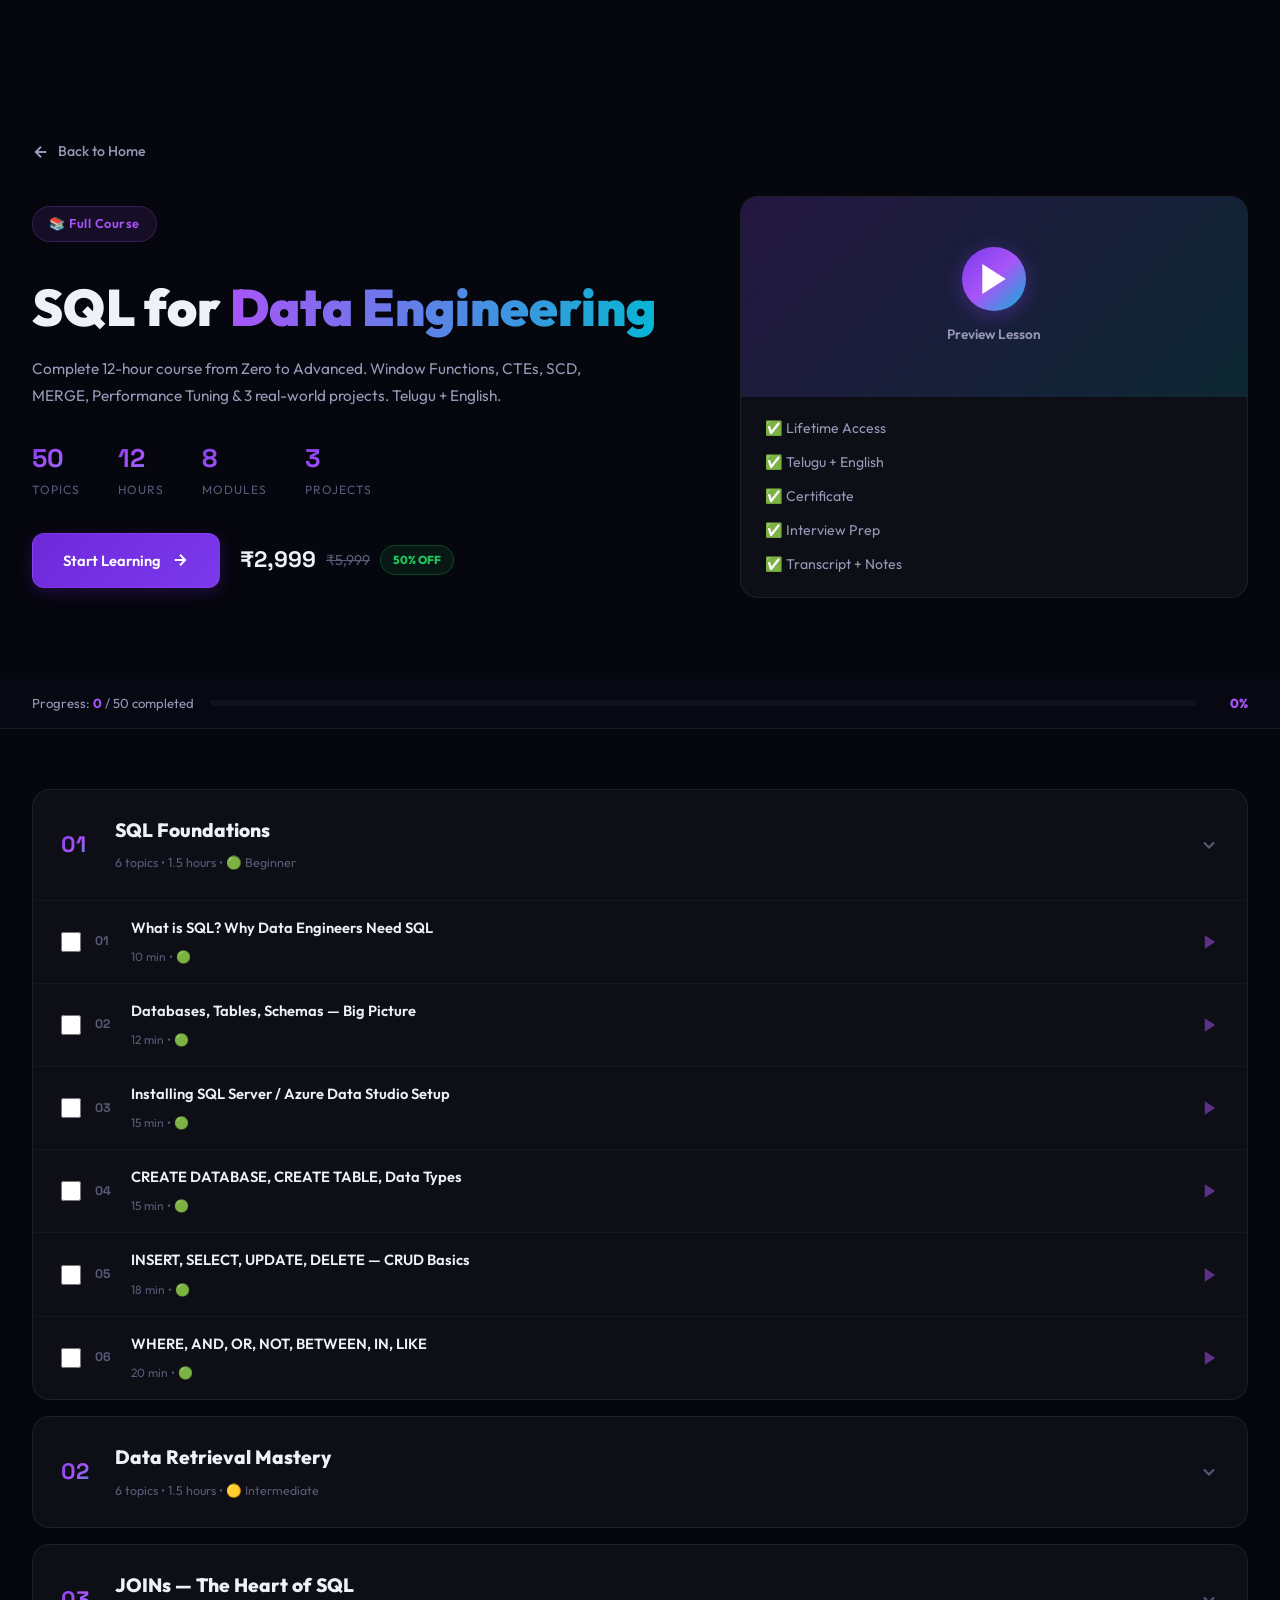
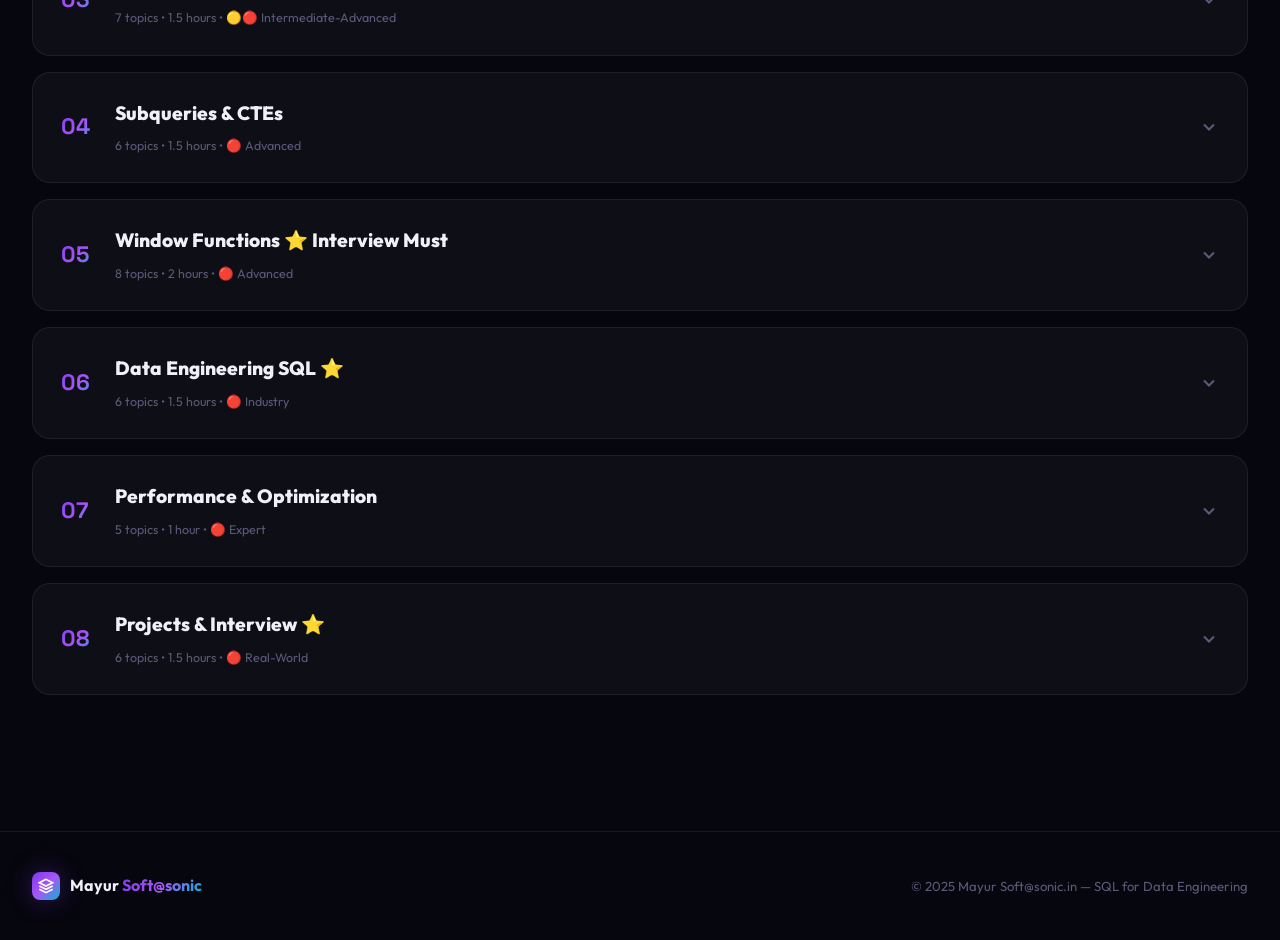
<file: sql-course.html>
<!DOCTYPE html>
<html lang="en">
<head>
    <meta charset="UTF-8">
    <meta name="viewport" content="width=device-width, initial-scale=1.0">
    <title>SQL for Data Engineering — Mayur Soft@sonic</title>
    <meta name="description" content="Complete 12-hour SQL course for Data Engineers. From basics to advanced Window Functions, CTEs, and real-world projects. Telugu + English.">
    <link rel="preconnect" href="https://fonts.googleapis.com">
    <link href="https://fonts.googleapis.com/css2?family=Outfit:wght@300;400;500;600;700;800;900&family=Space+Grotesk:wght@700;800&display=swap" rel="stylesheet">
    <link rel="stylesheet" href="style.css">
    <link rel="stylesheet" href="course.css">
</head>
<body>

    <!-- COURSE HERO -->
    <section class="course-hero">
        <div class="aurora-bg"><div class="aurora-blob ab-1"></div><div class="aurora-blob ab-2"></div></div>
        <div class="container">
            <a href="index.html" class="back-link">
                <svg width="18" height="18" viewBox="0 0 24 24" fill="none" stroke="currentColor" stroke-width="2.5"><path d="M19 12H5M12 19l-7-7 7-7"/></svg>
                Back to Home
            </a>
            <div class="course-hero-content">
                <div class="course-hero-left">
                    <div class="sticker-label">📚 Full Course</div>
                    <h1>SQL for <span class="shimmer-text">Data Engineering</span></h1>
                    <p class="course-hero-sub">Complete 12-hour course from Zero to Advanced. Window Functions, CTEs, SCD, MERGE, Performance Tuning & 3 real-world projects. Telugu + English.</p>
                    <div class="course-hero-stats">
                        <div class="chs-item"><strong>50</strong><span>Topics</span></div>
                        <div class="chs-item"><strong>12</strong><span>Hours</span></div>
                        <div class="chs-item"><strong>8</strong><span>Modules</span></div>
                        <div class="chs-item"><strong>3</strong><span>Projects</span></div>
                    </div>
                    <div class="course-hero-btns">
                        <a href="#module-1" class="btn-glow"><span>Start Learning</span>
                            <svg width="18" height="18" viewBox="0 0 24 24" fill="none" stroke="currentColor" stroke-width="2.5"><path d="M5 12h14M12 5l7 7-7 7"/></svg>
                        </a>
                        <div class="course-price-tag">
                            <span class="cpt-price">₹2,999</span>
                            <span class="cpt-original">₹5,999</span>
                            <span class="cpt-off">50% OFF</span>
                        </div>
                    </div>
                </div>
                <div class="course-hero-right">
                    <div class="course-preview-card card-glow">
                        <div class="cpc-video">
                            <div class="cpc-play">
                                <svg width="40" height="40" viewBox="0 0 24 24" fill="#fff"><polygon points="5 3 19 12 5 21 5 3"/></svg>
                            </div>
                            <span class="cpc-label">Preview Lesson</span>
                        </div>
                        <div class="cpc-info">
                            <div>✅ Lifetime Access</div>
                            <div>✅ Telugu + English</div>
                            <div>✅ Certificate</div>
                            <div>✅ Interview Prep</div>
                            <div>✅ Transcript + Notes</div>
                        </div>
                    </div>
                </div>
            </div>
        </div>
    </section>

    <!-- PROGRESS BAR -->
    <div class="course-progress-bar">
        <div class="container cpb-inner">
            <span class="cpb-text">Progress: <strong id="progressCount">0</strong> / 50 completed</span>
            <div class="cpb-track"><div class="cpb-fill" id="progressFill" style="width:0%"></div></div>
            <span class="cpb-pct" id="progressPct">0%</span>
        </div>
    </div>

    <!-- MODULES -->
    <section class="course-modules">
        <div class="container">

            <!-- MODULE 1 -->
            <div class="module-block" id="module-1">
                <div class="module-header" onclick="toggleModule(this)">
                    <div class="mh-left">
                        <span class="mh-num">01</span>
                        <div>
                            <h2>SQL Foundations</h2>
                            <span class="mh-meta">6 topics • 1.5 hours • 🟢 Beginner</span>
                        </div>
                    </div>
                    <svg class="mh-chevron" width="20" height="20" viewBox="0 0 24 24" fill="none" stroke="currentColor" stroke-width="2.5"><polyline points="6 9 12 15 18 9"/></svg>
                </div>
                <div class="module-body open">
                    <div class="topic-row" data-topic="1" onclick="openTopic(this, 'What is SQL? Why Data Engineers Need SQL', 1)">
                        <input type="checkbox" class="topic-check" onclick="event.stopPropagation();updateProgress()">
                        <span class="tr-num">01</span>
                        <div class="tr-info"><h4>What is SQL? Why Data Engineers Need SQL</h4><span>10 min • 🟢</span></div>
                        <svg class="tr-play" width="18" height="18" viewBox="0 0 24 24" fill="currentColor"><polygon points="5 3 19 12 5 21 5 3"/></svg>
                    </div>
                    <div class="topic-row" data-topic="2" onclick="openTopic(this, 'Databases, Tables, Schemas — Big Picture', 2)">
                        <input type="checkbox" class="topic-check" onclick="event.stopPropagation();updateProgress()">
                        <span class="tr-num">02</span>
                        <div class="tr-info"><h4>Databases, Tables, Schemas — Big Picture</h4><span>12 min • 🟢</span></div>
                        <svg class="tr-play" width="18" height="18" viewBox="0 0 24 24" fill="currentColor"><polygon points="5 3 19 12 5 21 5 3"/></svg>
                    </div>
                    <div class="topic-row" data-topic="3" onclick="openTopic(this, 'Installing SQL Server / Azure Data Studio', 3)">
                        <input type="checkbox" class="topic-check" onclick="event.stopPropagation();updateProgress()">
                        <span class="tr-num">03</span>
                        <div class="tr-info"><h4>Installing SQL Server / Azure Data Studio Setup</h4><span>15 min • 🟢</span></div>
                        <svg class="tr-play" width="18" height="18" viewBox="0 0 24 24" fill="currentColor"><polygon points="5 3 19 12 5 21 5 3"/></svg>
                    </div>
                    <div class="topic-row" data-topic="4" onclick="openTopic(this, 'CREATE DATABASE, CREATE TABLE, Data Types', 4)">
                        <input type="checkbox" class="topic-check" onclick="event.stopPropagation();updateProgress()">
                        <span class="tr-num">04</span>
                        <div class="tr-info"><h4>CREATE DATABASE, CREATE TABLE, Data Types</h4><span>15 min • 🟢</span></div>
                        <svg class="tr-play" width="18" height="18" viewBox="0 0 24 24" fill="currentColor"><polygon points="5 3 19 12 5 21 5 3"/></svg>
                    </div>
                    <div class="topic-row" data-topic="5" onclick="openTopic(this, 'INSERT, SELECT, UPDATE, DELETE — CRUD', 5)">
                        <input type="checkbox" class="topic-check" onclick="event.stopPropagation();updateProgress()">
                        <span class="tr-num">05</span>
                        <div class="tr-info"><h4>INSERT, SELECT, UPDATE, DELETE — CRUD Basics</h4><span>18 min • 🟢</span></div>
                        <svg class="tr-play" width="18" height="18" viewBox="0 0 24 24" fill="currentColor"><polygon points="5 3 19 12 5 21 5 3"/></svg>
                    </div>
                    <div class="topic-row" data-topic="6" onclick="openTopic(this, 'WHERE, AND, OR, NOT, BETWEEN, IN, LIKE', 6)">
                        <input type="checkbox" class="topic-check" onclick="event.stopPropagation();updateProgress()">
                        <span class="tr-num">06</span>
                        <div class="tr-info"><h4>WHERE, AND, OR, NOT, BETWEEN, IN, LIKE</h4><span>20 min • 🟢</span></div>
                        <svg class="tr-play" width="18" height="18" viewBox="0 0 24 24" fill="currentColor"><polygon points="5 3 19 12 5 21 5 3"/></svg>
                    </div>
                </div>
            </div>

            <!-- MODULE 2 -->
            <div class="module-block" id="module-2">
                <div class="module-header" onclick="toggleModule(this)">
                    <div class="mh-left"><span class="mh-num">02</span><div><h2>Data Retrieval Mastery</h2><span class="mh-meta">6 topics • 1.5 hours • 🟡 Intermediate</span></div></div>
                    <svg class="mh-chevron" width="20" height="20" viewBox="0 0 24 24" fill="none" stroke="currentColor" stroke-width="2.5"><polyline points="6 9 12 15 18 9"/></svg>
                </div>
                <div class="module-body">
                    <div class="topic-row" data-topic="7" onclick="openTopic(this, 'ORDER BY, LIMIT/TOP, DISTINCT', 7)"><input type="checkbox" class="topic-check" onclick="event.stopPropagation();updateProgress()"><span class="tr-num">07</span><div class="tr-info"><h4>ORDER BY, LIMIT/TOP, DISTINCT</h4><span>15 min • 🟢</span></div><svg class="tr-play" width="18" height="18" viewBox="0 0 24 24" fill="currentColor"><polygon points="5 3 19 12 5 21 5 3"/></svg></div>
                    <div class="topic-row" data-topic="8" onclick="openTopic(this, 'Aggregate Functions — COUNT, SUM, AVG, MIN, MAX', 8)"><input type="checkbox" class="topic-check" onclick="event.stopPropagation();updateProgress()"><span class="tr-num">08</span><div class="tr-info"><h4>Aggregate Functions — COUNT, SUM, AVG, MIN, MAX</h4><span>18 min • 🟡</span></div><svg class="tr-play" width="18" height="18" viewBox="0 0 24 24" fill="currentColor"><polygon points="5 3 19 12 5 21 5 3"/></svg></div>
                    <div class="topic-row" data-topic="9" onclick="openTopic(this, 'GROUP BY & HAVING', 9)"><input type="checkbox" class="topic-check" onclick="event.stopPropagation();updateProgress()"><span class="tr-num">09</span><div class="tr-info"><h4>GROUP BY & HAVING — Data Summarization</h4><span>18 min • 🟡</span></div><svg class="tr-play" width="18" height="18" viewBox="0 0 24 24" fill="currentColor"><polygon points="5 3 19 12 5 21 5 3"/></svg></div>
                    <div class="topic-row" data-topic="10" onclick="openTopic(this, 'NULL Handling — COALESCE, ISNULL, NULLIF', 10)"><input type="checkbox" class="topic-check" onclick="event.stopPropagation();updateProgress()"><span class="tr-num">10</span><div class="tr-info"><h4>NULL Handling — IS NULL, COALESCE, ISNULL</h4><span>15 min • 🟡</span></div><svg class="tr-play" width="18" height="18" viewBox="0 0 24 24" fill="currentColor"><polygon points="5 3 19 12 5 21 5 3"/></svg></div>
                    <div class="topic-row" data-topic="11" onclick="openTopic(this, 'CASE WHEN — Conditional Logic', 11)"><input type="checkbox" class="topic-check" onclick="event.stopPropagation();updateProgress()"><span class="tr-num">11</span><div class="tr-info"><h4>CASE WHEN — Conditional Logic in SQL</h4><span>15 min • 🟡</span></div><svg class="tr-play" width="18" height="18" viewBox="0 0 24 24" fill="currentColor"><polygon points="5 3 19 12 5 21 5 3"/></svg></div>
                    <div class="topic-row" data-topic="12" onclick="openTopic(this, 'String Functions — CONCAT, SUBSTRING, TRIM', 12)"><input type="checkbox" class="topic-check" onclick="event.stopPropagation();updateProgress()"><span class="tr-num">12</span><div class="tr-info"><h4>String Functions — CONCAT, SUBSTRING, TRIM, REPLACE</h4><span>12 min • 🟡</span></div><svg class="tr-play" width="18" height="18" viewBox="0 0 24 24" fill="currentColor"><polygon points="5 3 19 12 5 21 5 3"/></svg></div>
                </div>
            </div>

            <!-- MODULE 3-8 headers (collapsed) -->
            <div class="module-block" id="module-3"><div class="module-header" onclick="toggleModule(this)"><div class="mh-left"><span class="mh-num">03</span><div><h2>JOINs — The Heart of SQL</h2><span class="mh-meta">7 topics • 1.5 hours • 🟡🔴 Intermediate-Advanced</span></div></div><svg class="mh-chevron" width="20" height="20" viewBox="0 0 24 24" fill="none" stroke="currentColor" stroke-width="2.5"><polyline points="6 9 12 15 18 9"/></svg></div><div class="module-body"><div class="topic-row" data-topic="13"><input type="checkbox" class="topic-check" onclick="event.stopPropagation();updateProgress()"><span class="tr-num">13</span><div class="tr-info"><h4>INNER JOIN — Matching Records</h4><span>15 min • 🟡</span></div><svg class="tr-play" width="18" height="18" viewBox="0 0 24 24" fill="currentColor"><polygon points="5 3 19 12 5 21 5 3"/></svg></div><div class="topic-row" data-topic="14"><input type="checkbox" class="topic-check" onclick="event.stopPropagation();updateProgress()"><span class="tr-num">14</span><div class="tr-info"><h4>LEFT JOIN, RIGHT JOIN — Keep All Records</h4><span>18 min • 🟡</span></div><svg class="tr-play" width="18" height="18" viewBox="0 0 24 24" fill="currentColor"><polygon points="5 3 19 12 5 21 5 3"/></svg></div><div class="topic-row" data-topic="15"><input type="checkbox" class="topic-check" onclick="event.stopPropagation();updateProgress()"><span class="tr-num">15</span><div class="tr-info"><h4>FULL OUTER JOIN — Complete Picture</h4><span>12 min • 🟡</span></div><svg class="tr-play" width="18" height="18" viewBox="0 0 24 24" fill="currentColor"><polygon points="5 3 19 12 5 21 5 3"/></svg></div><div class="topic-row" data-topic="16"><input type="checkbox" class="topic-check" onclick="event.stopPropagation();updateProgress()"><span class="tr-num">16</span><div class="tr-info"><h4>CROSS JOIN — Cartesian Product</h4><span>10 min • 🟡</span></div><svg class="tr-play" width="18" height="18" viewBox="0 0 24 24" fill="currentColor"><polygon points="5 3 19 12 5 21 5 3"/></svg></div><div class="topic-row" data-topic="17"><input type="checkbox" class="topic-check" onclick="event.stopPropagation();updateProgress()"><span class="tr-num">17</span><div class="tr-info"><h4>SELF JOIN — Joining Table with Itself</h4><span>15 min • 🔴</span></div><svg class="tr-play" width="18" height="18" viewBox="0 0 24 24" fill="currentColor"><polygon points="5 3 19 12 5 21 5 3"/></svg></div><div class="topic-row" data-topic="18"><input type="checkbox" class="topic-check" onclick="event.stopPropagation();updateProgress()"><span class="tr-num">18</span><div class="tr-info"><h4>Multiple JOINs — Joining 3+ Tables</h4><span>18 min • 🔴</span></div><svg class="tr-play" width="18" height="18" viewBox="0 0 24 24" fill="currentColor"><polygon points="5 3 19 12 5 21 5 3"/></svg></div><div class="topic-row" data-topic="19"><input type="checkbox" class="topic-check" onclick="event.stopPropagation();updateProgress()"><span class="tr-num">19</span><div class="tr-info"><h4>JOIN Interview Questions — Practical Scenarios</h4><span>15 min • 🔴</span></div><svg class="tr-play" width="18" height="18" viewBox="0 0 24 24" fill="currentColor"><polygon points="5 3 19 12 5 21 5 3"/></svg></div></div></div>

            <div class="module-block" id="module-4"><div class="module-header" onclick="toggleModule(this)"><div class="mh-left"><span class="mh-num">04</span><div><h2>Subqueries & CTEs</h2><span class="mh-meta">6 topics • 1.5 hours • 🔴 Advanced</span></div></div><svg class="mh-chevron" width="20" height="20" viewBox="0 0 24 24" fill="none" stroke="currentColor" stroke-width="2.5"><polyline points="6 9 12 15 18 9"/></svg></div><div class="module-body"><div class="topic-row" data-topic="20"><input type="checkbox" class="topic-check" onclick="event.stopPropagation();updateProgress()"><span class="tr-num">20</span><div class="tr-info"><h4>Subqueries in WHERE</h4><span>15 min • 🟡</span></div><svg class="tr-play" width="18" height="18" viewBox="0 0 24 24" fill="currentColor"><polygon points="5 3 19 12 5 21 5 3"/></svg></div><div class="topic-row" data-topic="21"><input type="checkbox" class="topic-check" onclick="event.stopPropagation();updateProgress()"><span class="tr-num">21</span><div class="tr-info"><h4>Subqueries in SELECT — Column-level</h4><span>12 min • 🟡</span></div><svg class="tr-play" width="18" height="18" viewBox="0 0 24 24" fill="currentColor"><polygon points="5 3 19 12 5 21 5 3"/></svg></div><div class="topic-row" data-topic="22"><input type="checkbox" class="topic-check" onclick="event.stopPropagation();updateProgress()"><span class="tr-num">22</span><div class="tr-info"><h4>Subqueries in FROM — Derived Tables</h4><span>15 min • 🔴</span></div><svg class="tr-play" width="18" height="18" viewBox="0 0 24 24" fill="currentColor"><polygon points="5 3 19 12 5 21 5 3"/></svg></div><div class="topic-row" data-topic="23"><input type="checkbox" class="topic-check" onclick="event.stopPropagation();updateProgress()"><span class="tr-num">23</span><div class="tr-info"><h4>Correlated Subqueries — Row-by-Row</h4><span>18 min • 🔴</span></div><svg class="tr-play" width="18" height="18" viewBox="0 0 24 24" fill="currentColor"><polygon points="5 3 19 12 5 21 5 3"/></svg></div><div class="topic-row" data-topic="24"><input type="checkbox" class="topic-check" onclick="event.stopPropagation();updateProgress()"><span class="tr-num">24</span><div class="tr-info"><h4>CTEs (WITH clause) — Clean Queries</h4><span>18 min • 🔴</span></div><svg class="tr-play" width="18" height="18" viewBox="0 0 24 24" fill="currentColor"><polygon points="5 3 19 12 5 21 5 3"/></svg></div><div class="topic-row" data-topic="25"><input type="checkbox" class="topic-check" onclick="event.stopPropagation();updateProgress()"><span class="tr-num">25</span><div class="tr-info"><h4>Recursive CTEs — Hierarchical Data</h4><span>15 min • 🔴</span></div><svg class="tr-play" width="18" height="18" viewBox="0 0 24 24" fill="currentColor"><polygon points="5 3 19 12 5 21 5 3"/></svg></div></div></div>

            <div class="module-block" id="module-5"><div class="module-header" onclick="toggleModule(this)"><div class="mh-left"><span class="mh-num">05</span><div><h2>Window Functions ⭐ Interview Must</h2><span class="mh-meta">8 topics • 2 hours • 🔴 Advanced</span></div></div><svg class="mh-chevron" width="20" height="20" viewBox="0 0 24 24" fill="none" stroke="currentColor" stroke-width="2.5"><polyline points="6 9 12 15 18 9"/></svg></div><div class="module-body"><div class="topic-row" data-topic="26"><input type="checkbox" class="topic-check" onclick="event.stopPropagation();updateProgress()"><span class="tr-num">26</span><div class="tr-info"><h4>ROW_NUMBER() — Numbering Rows</h4><span>15 min • 🔴</span></div><svg class="tr-play" width="18" height="18" viewBox="0 0 24 24" fill="currentColor"><polygon points="5 3 19 12 5 21 5 3"/></svg></div><div class="topic-row" data-topic="27"><input type="checkbox" class="topic-check" onclick="event.stopPropagation();updateProgress()"><span class="tr-num">27</span><div class="tr-info"><h4>RANK() & DENSE_RANK()</h4><span>15 min • 🔴</span></div><svg class="tr-play" width="18" height="18" viewBox="0 0 24 24" fill="currentColor"><polygon points="5 3 19 12 5 21 5 3"/></svg></div><div class="topic-row" data-topic="28"><input type="checkbox" class="topic-check" onclick="event.stopPropagation();updateProgress()"><span class="tr-num">28</span><div class="tr-info"><h4>NTILE() — Bucketing Data</h4><span>12 min • 🔴</span></div><svg class="tr-play" width="18" height="18" viewBox="0 0 24 24" fill="currentColor"><polygon points="5 3 19 12 5 21 5 3"/></svg></div><div class="topic-row" data-topic="29"><input type="checkbox" class="topic-check" onclick="event.stopPropagation();updateProgress()"><span class="tr-num">29</span><div class="tr-info"><h4>LAG() & LEAD() — Previous/Next Row</h4><span>18 min • 🔴</span></div><svg class="tr-play" width="18" height="18" viewBox="0 0 24 24" fill="currentColor"><polygon points="5 3 19 12 5 21 5 3"/></svg></div><div class="topic-row" data-topic="30"><input type="checkbox" class="topic-check" onclick="event.stopPropagation();updateProgress()"><span class="tr-num">30</span><div class="tr-info"><h4>FIRST_VALUE, LAST_VALUE, NTH_VALUE</h4><span>15 min • 🔴</span></div><svg class="tr-play" width="18" height="18" viewBox="0 0 24 24" fill="currentColor"><polygon points="5 3 19 12 5 21 5 3"/></svg></div><div class="topic-row" data-topic="31"><input type="checkbox" class="topic-check" onclick="event.stopPropagation();updateProgress()"><span class="tr-num">31</span><div class="tr-info"><h4>SUM/AVG/COUNT OVER() — Running Aggregates</h4><span>18 min • 🔴</span></div><svg class="tr-play" width="18" height="18" viewBox="0 0 24 24" fill="currentColor"><polygon points="5 3 19 12 5 21 5 3"/></svg></div><div class="topic-row" data-topic="32"><input type="checkbox" class="topic-check" onclick="event.stopPropagation();updateProgress()"><span class="tr-num">32</span><div class="tr-info"><h4>PARTITION BY vs GROUP BY</h4><span>12 min • 🔴</span></div><svg class="tr-play" width="18" height="18" viewBox="0 0 24 24" fill="currentColor"><polygon points="5 3 19 12 5 21 5 3"/></svg></div><div class="topic-row" data-topic="33"><input type="checkbox" class="topic-check" onclick="event.stopPropagation();updateProgress()"><span class="tr-num">33</span><div class="tr-info"><h4>Window Functions Interview Problems</h4><span>20 min • 🔴</span></div><svg class="tr-play" width="18" height="18" viewBox="0 0 24 24" fill="currentColor"><polygon points="5 3 19 12 5 21 5 3"/></svg></div></div></div>

            <div class="module-block" id="module-6"><div class="module-header" onclick="toggleModule(this)"><div class="mh-left"><span class="mh-num">06</span><div><h2>Data Engineering SQL ⭐</h2><span class="mh-meta">6 topics • 1.5 hours • 🔴 Industry</span></div></div><svg class="mh-chevron" width="20" height="20" viewBox="0 0 24 24" fill="none" stroke="currentColor" stroke-width="2.5"><polyline points="6 9 12 15 18 9"/></svg></div><div class="module-body"><div class="topic-row" data-topic="34"><input type="checkbox" class="topic-check" onclick="event.stopPropagation();updateProgress()"><span class="tr-num">34</span><div class="tr-info"><h4>Slowly Changing Dimensions (SCD 1, 2, 3)</h4><span>20 min • 🔴</span></div><svg class="tr-play" width="18" height="18" viewBox="0 0 24 24" fill="currentColor"><polygon points="5 3 19 12 5 21 5 3"/></svg></div><div class="topic-row" data-topic="35"><input type="checkbox" class="topic-check" onclick="event.stopPropagation();updateProgress()"><span class="tr-num">35</span><div class="tr-info"><h4>MERGE Statement — UPSERT</h4><span>18 min • 🔴</span></div><svg class="tr-play" width="18" height="18" viewBox="0 0 24 24" fill="currentColor"><polygon points="5 3 19 12 5 21 5 3"/></svg></div><div class="topic-row" data-topic="36"><input type="checkbox" class="topic-check" onclick="event.stopPropagation();updateProgress()"><span class="tr-num">36</span><div class="tr-info"><h4>Temp Tables vs Table Variables vs CTEs</h4><span>15 min • 🟡</span></div><svg class="tr-play" width="18" height="18" viewBox="0 0 24 24" fill="currentColor"><polygon points="5 3 19 12 5 21 5 3"/></svg></div><div class="topic-row" data-topic="37"><input type="checkbox" class="topic-check" onclick="event.stopPropagation();updateProgress()"><span class="tr-num">37</span><div class="tr-info"><h4>Stored Procedures — Reusable Logic</h4><span>15 min • 🟡</span></div><svg class="tr-play" width="18" height="18" viewBox="0 0 24 24" fill="currentColor"><polygon points="5 3 19 12 5 21 5 3"/></svg></div><div class="topic-row" data-topic="38"><input type="checkbox" class="topic-check" onclick="event.stopPropagation();updateProgress()"><span class="tr-num">38</span><div class="tr-info"><h4>Views & Materialized Views</h4><span>12 min • 🟡</span></div><svg class="tr-play" width="18" height="18" viewBox="0 0 24 24" fill="currentColor"><polygon points="5 3 19 12 5 21 5 3"/></svg></div><div class="topic-row" data-topic="39"><input type="checkbox" class="topic-check" onclick="event.stopPropagation();updateProgress()"><span class="tr-num">39</span><div class="tr-info"><h4>Indexes — B-Tree, Clustered vs Non-Clustered</h4><span>15 min • 🔴</span></div><svg class="tr-play" width="18" height="18" viewBox="0 0 24 24" fill="currentColor"><polygon points="5 3 19 12 5 21 5 3"/></svg></div></div></div>

            <div class="module-block" id="module-7"><div class="module-header" onclick="toggleModule(this)"><div class="mh-left"><span class="mh-num">07</span><div><h2>Performance & Optimization</h2><span class="mh-meta">5 topics • 1 hour • 🔴 Expert</span></div></div><svg class="mh-chevron" width="20" height="20" viewBox="0 0 24 24" fill="none" stroke="currentColor" stroke-width="2.5"><polyline points="6 9 12 15 18 9"/></svg></div><div class="module-body"><div class="topic-row" data-topic="40"><input type="checkbox" class="topic-check" onclick="event.stopPropagation();updateProgress()"><span class="tr-num">40</span><div class="tr-info"><h4>Execution Plans — How SQL Engine Thinks</h4><span>15 min • 🔴</span></div><svg class="tr-play" width="18" height="18" viewBox="0 0 24 24" fill="currentColor"><polygon points="5 3 19 12 5 21 5 3"/></svg></div><div class="topic-row" data-topic="41"><input type="checkbox" class="topic-check" onclick="event.stopPropagation();updateProgress()"><span class="tr-num">41</span><div class="tr-info"><h4>Query Optimization — Do's and Don'ts</h4><span>15 min • 🔴</span></div><svg class="tr-play" width="18" height="18" viewBox="0 0 24 24" fill="currentColor"><polygon points="5 3 19 12 5 21 5 3"/></svg></div><div class="topic-row" data-topic="42"><input type="checkbox" class="topic-check" onclick="event.stopPropagation();updateProgress()"><span class="tr-num">42</span><div class="tr-info"><h4>Partitioning Tables — Big Data Handling</h4><span>12 min • 🔴</span></div><svg class="tr-play" width="18" height="18" viewBox="0 0 24 24" fill="currentColor"><polygon points="5 3 19 12 5 21 5 3"/></svg></div><div class="topic-row" data-topic="43"><input type="checkbox" class="topic-check" onclick="event.stopPropagation();updateProgress()"><span class="tr-num">43</span><div class="tr-info"><h4>Transactions & ACID Properties</h4><span>12 min • 🔴</span></div><svg class="tr-play" width="18" height="18" viewBox="0 0 24 24" fill="currentColor"><polygon points="5 3 19 12 5 21 5 3"/></svg></div><div class="topic-row" data-topic="44"><input type="checkbox" class="topic-check" onclick="event.stopPropagation();updateProgress()"><span class="tr-num">44</span><div class="tr-info"><h4>Error Handling — TRY...CATCH</h4><span>10 min • 🟡</span></div><svg class="tr-play" width="18" height="18" viewBox="0 0 24 24" fill="currentColor"><polygon points="5 3 19 12 5 21 5 3"/></svg></div></div></div>

            <div class="module-block" id="module-8"><div class="module-header" onclick="toggleModule(this)"><div class="mh-left"><span class="mh-num">08</span><div><h2>Projects & Interview ⭐</h2><span class="mh-meta">6 topics • 1.5 hours • 🔴 Real-World</span></div></div><svg class="mh-chevron" width="20" height="20" viewBox="0 0 24 24" fill="none" stroke="currentColor" stroke-width="2.5"><polyline points="6 9 12 15 18 9"/></svg></div><div class="module-body"><div class="topic-row" data-topic="45"><input type="checkbox" class="topic-check" onclick="event.stopPropagation();updateProgress()"><span class="tr-num">45</span><div class="tr-info"><h4>Project 1: E-Commerce Sales Analysis Pipeline</h4><span>20 min • 🔴</span></div><svg class="tr-play" width="18" height="18" viewBox="0 0 24 24" fill="currentColor"><polygon points="5 3 19 12 5 21 5 3"/></svg></div><div class="topic-row" data-topic="46"><input type="checkbox" class="topic-check" onclick="event.stopPropagation();updateProgress()"><span class="tr-num">46</span><div class="tr-info"><h4>Project 2: Employee Hierarchy (Recursive CTE)</h4><span>15 min • 🔴</span></div><svg class="tr-play" width="18" height="18" viewBox="0 0 24 24" fill="currentColor"><polygon points="5 3 19 12 5 21 5 3"/></svg></div><div class="topic-row" data-topic="47"><input type="checkbox" class="topic-check" onclick="event.stopPropagation();updateProgress()"><span class="tr-num">47</span><div class="tr-info"><h4>Project 3: Data Quality Framework in SQL</h4><span>18 min • 🔴</span></div><svg class="tr-play" width="18" height="18" viewBox="0 0 24 24" fill="currentColor"><polygon points="5 3 19 12 5 21 5 3"/></svg></div><div class="topic-row" data-topic="48"><input type="checkbox" class="topic-check" onclick="event.stopPropagation();updateProgress()"><span class="tr-num">48</span><div class="tr-info"><h4>Top 20 SQL Interview Questions for Data Engineers</h4><span>20 min • 🔴</span></div><svg class="tr-play" width="18" height="18" viewBox="0 0 24 24" fill="currentColor"><polygon points="5 3 19 12 5 21 5 3"/></svg></div><div class="topic-row" data-topic="49"><input type="checkbox" class="topic-check" onclick="event.stopPropagation();updateProgress()"><span class="tr-num">49</span><div class="tr-info"><h4>SQL in PySpark vs SQL Server — Differences</h4><span>12 min • 🟡</span></div><svg class="tr-play" width="18" height="18" viewBox="0 0 24 24" fill="currentColor"><polygon points="5 3 19 12 5 21 5 3"/></svg></div><div class="topic-row" data-topic="50"><input type="checkbox" class="topic-check" onclick="event.stopPropagation();updateProgress()"><span class="tr-num">50</span><div class="tr-info"><h4>Career Roadmap — What's Next After SQL?</h4><span>10 min • 🟢</span></div><svg class="tr-play" width="18" height="18" viewBox="0 0 24 24" fill="currentColor"><polygon points="5 3 19 12 5 21 5 3"/></svg></div></div></div>

        </div>
    </section>

    <!-- VIDEO PLAYER + TRANSCRIPT + COMMENTS -->
    <div class="video-modal" id="videoModal">
        <div class="vm-overlay" onclick="closeVideo()"></div>
        <div class="vm-content">
            <div class="vm-header">
                <h3 id="vmTitle">Lesson Title</h3>
                <button onclick="closeVideo()" class="vm-close">
                    <svg width="20" height="20" viewBox="0 0 24 24" fill="none" stroke="currentColor" stroke-width="2.5"><line x1="18" y1="6" x2="6" y2="18"/><line x1="6" y1="6" x2="18" y2="18"/></svg>
                </button>
            </div>
            <div class="vm-video">
                <div class="vm-placeholder">
                    <svg width="48" height="48" viewBox="0 0 24 24" fill="none" stroke="currentColor" stroke-width="1.5"><polygon points="5 3 19 12 5 21 5 3"/></svg>
                    <p>Video will be added once recorded.<br><small>YouTube embed will appear here.</small></p>
                </div>
            </div>
            <!-- Tabs -->
            <div class="vm-tabs">
                <button class="vm-tab active" onclick="switchTab('transcript')">📝 Transcript</button>
                <button class="vm-tab" onclick="switchTab('comments')">💬 Comments</button>
                <button class="vm-tab" onclick="switchTab('notes')">📋 Notes</button>
            </div>
            <div class="vm-tab-content" id="transcriptTab">
                <div class="vm-transcript">
                    <p><em>Transcript will be added after video recording. Each topic will have a full Telugu + English transcript for easy revision.</em></p>
                    
                    <h4 style="margin-top:20px; color:var(--t1);">Sample Code Snippet:</h4>
                    <pre style="background:var(--surface); padding:16px; border-radius:8px; border:1px solid var(--border); overflow-x:auto; margin-top:10px;">
<code style="color:#a855f7;">SELECT</code> e.employee_name, d.department_name, e.salary
<code style="color:#a855f7;">FROM</code> employees e
<code style="color:#a855f7;">JOIN</code> departments d <code style="color:#a855f7;">ON</code> e.department_id = d.department_id
<code style="color:#a855f7;">WHERE</code> e.salary > <span style="color:#06b6d4;">50000</span>;
                    </pre>
                    
                    <h4 style="margin-top:24px; color:var(--t1);">Architecture Diagram (Example):</h4>
                    <div style="margin-top:10px; padding:20px; background:var(--surface); border:1px solid var(--border); border-radius:8px; text-align:center;">
                        <svg width="100%" height="120" viewBox="0 0 400 120" fill="none" stroke="currentColor" stroke-width="2">
                            <!-- Source -->
                            <rect x="20" y="30" width="80" height="60" rx="8" fill="rgba(168,85,247,0.1)" stroke="#a855f7" />
                            <text x="60" y="65" text-anchor="middle" font-size="14" fill="currentColor">Source DB</text>
                            
                            <!-- Arrow 1 -->
                            <path d="M100 60 L150 60" stroke-dasharray="4 4" marker-end="url(#arrow)" />
                            
                            <!-- ETL -->
                            <rect x="150" y="30" width="100" height="60" rx="8" fill="rgba(6,182,212,0.1)" stroke="#06b6d4" />
                            <text x="200" y="65" text-anchor="middle" font-size="14" fill="currentColor">Spark ETL</text>
                            
                            <!-- Arrow 2 -->
                            <path d="M250 60 L300 60" stroke-dasharray="4 4" marker-end="url(#arrow)" />
                            
                            <!-- Target -->
                            <rect x="300" y="30" width="80" height="60" rx="8" fill="rgba(34,197,94,0.1)" stroke="#22c55e" />
                            <text x="340" y="65" text-anchor="middle" font-size="14" fill="currentColor">Data Lake</text>
                        </svg>
                    </div>
                </div>
            </div>
            <div class="vm-tab-content" id="commentsTab" style="display:none">
                <div class="vm-comments">
                    <div class="vm-comment-form">
                        <input type="text" id="commentName" placeholder="Your name">
                        <textarea id="commentText" placeholder="Ask a question or leave feedback..." rows="3"></textarea>
                        <button onclick="addComment()" class="btn-glow" style="width:auto;padding:8px 24px;font-size:.85rem"><span>Post Comment</span></button>
                    </div>
                    <div class="vm-comment-list" id="commentList">
                        <div class="vm-comment">
                            <div class="vmc-avatar" style="background:linear-gradient(135deg,#8b5cf6,#6366f1)">MS</div>
                            <div class="vmc-body">
                                <strong>Mayur Soft@sonic</strong> <span class="vmc-time">Instructor</span>
                                <p>Welcome! Feel free to ask any doubts here. I'll reply as soon as possible. 🙂</p>
                            </div>
                        </div>
                    </div>
                </div>
            </div>
            <div class="vm-tab-content" id="notesTab" style="display:none">
                <div class="vm-notes">
                    <p><em>Downloadable notes/cheat sheet will be added here for each topic. PDF format.</em></p>
                </div>
            </div>
        </div>
    </div>

    <!-- FOOTER -->
    <footer class="footer" style="margin-top:80px">
        <div class="container footer-inner">
            <div class="footer-brand">
                <div class="brand-icon small">
                    <svg width="16" height="16" viewBox="0 0 24 24" fill="none" stroke="currentColor" stroke-width="2.5"><path d="M12 2L2 7l10 5 10-5-10-5z"/><path d="M2 17l10 5 10-5"/><path d="M2 12l10 5 10-5"/></svg>
                </div>
                <span>Mayur <span class="brand-accent">Soft@sonic</span></span>
            </div>
            <p class="footer-copy">© 2025 Mayur Soft@sonic.in — SQL for Data Engineering</p>
        </div>
    </footer>

    <script>
    // Module toggle
    function toggleModule(header) {
        const body = header.nextElementSibling;
        const chevron = header.querySelector('.mh-chevron');
        body.classList.toggle('open');
        chevron.style.transform = body.classList.contains('open') ? 'rotate(180deg)' : '';
    }

    // Open topic video modal
    function openTopic(row, title, num) {
        document.getElementById('vmTitle').textContent = 'Topic ' + num + ': ' + title;
        document.getElementById('videoModal').classList.add('open');
        document.body.style.overflow = 'hidden';
    }
    function closeVideo() {
        document.getElementById('videoModal').classList.remove('open');
        document.body.style.overflow = '';
    }

    // Tab switching
    function switchTab(tab) {
        document.querySelectorAll('.vm-tab').forEach(t => t.classList.remove('active'));
        document.querySelectorAll('.vm-tab-content').forEach(t => t.style.display = 'none');
        document.getElementById(tab + 'Tab').style.display = 'block';
        event.target.classList.add('active');
    }

    // Progress tracking (localStorage)
    function updateProgress() {
        setTimeout(() => {
            const checks = document.querySelectorAll('.topic-check');
            const done = [...checks].filter(c => c.checked).length;
            const pct = Math.round((done / 50) * 100);
            document.getElementById('progressCount').textContent = done;
            document.getElementById('progressPct').textContent = pct + '%';
            document.getElementById('progressFill').style.width = pct + '%';
            // Save to localStorage
            const state = [...checks].map(c => c.checked);
            localStorage.setItem('sqlCourseProgress', JSON.stringify(state));
        }, 10);
    }
    // Restore progress
    (function() {
        const saved = localStorage.getItem('sqlCourseProgress');
        if (saved) {
            const state = JSON.parse(saved);
            const checks = document.querySelectorAll('.topic-check');
            state.forEach((v, i) => { if (checks[i]) checks[i].checked = v; });
            updateProgress();
        }
    })();

    // Comments (localStorage per topic)
    function addComment() {
        const name = document.getElementById('commentName').value.trim() || 'Student';
        const text = document.getElementById('commentText').value.trim();
        if (!text) return;
        const initials = name.split(' ').map(w => w[0]).join('').toUpperCase().slice(0,2);
        const colors = ['#8b5cf6','#06b6d4','#f97316','#22c55e','#ef4444'];
        const color = colors[Math.floor(Math.random()*colors.length)];
        const html = `<div class="vm-comment"><div class="vmc-avatar" style="background:${color}">${initials}</div><div class="vmc-body"><strong>${name}</strong> <span class="vmc-time">Just now</span><p>${text}</p></div></div>`;
        document.getElementById('commentList').insertAdjacentHTML('afterbegin', html);
        document.getElementById('commentName').value = '';
        document.getElementById('commentText').value = '';
    }
    </script>
</body>
</html>
</file>
<file: style.css>
/* ============================================
   MSG SOFT@SONIC — PREMIUM UI REDESIGN
   Bento · Aurora · Glassmorphism · 4K
   ============================================ */

/* ---------- TOKENS ---------- */
:root {
    --bg: #06060e;
    --bg-2: #0c0c1a;
    --surface: rgba(255,255,255,0.035);
    --surface-hover: rgba(255,255,255,0.06);
    --border: rgba(255,255,255,0.07);
    --border-hi: rgba(255,255,255,0.14);
    --t1: #f0f0f8;
    --t2: #9898b8;
    --t3: #5a5a78;
    --accent: #a855f7;
    --accent2: #06b6d4;
    --accent3: #f97316;
    --grad: linear-gradient(135deg,#7c3aed,#a855f7,#06b6d4);
    --rad: 18px;
    --rad-sm: 12px;
    --ease: cubic-bezier(.16,1,.3,1);
    --container: 1440px;
}

/* ---------- LIGHT THEME OVERRIDES ---------- */
body.light-theme {
    --bg: #f8fafc;
    --bg-2: #ffffff;
    --surface: rgba(0,0,0,0.03);
    --surface-hover: rgba(0,0,0,0.06);
    --border: rgba(0,0,0,0.1);
    --border-hi: rgba(0,0,0,0.2);
    --t1: #0f172a;
    --t2: #334155;
    --t3: #64748b;
    --accent: #4f46e5;
    --accent2: #0284c7;
    --accent3: #ea580c;
    --grad: linear-gradient(135deg, #4338ca, #4f46e5, #0284c7);
}

body.light-theme .noise-overlay {
    opacity: 0.05;
    filter: invert(1);
}
body.light-theme .aurora-blob {
    opacity: 0.1;
    filter: blur(100px);
}
body.light-theme #navbar.scrolled {
    background: rgba(255,255,255,0.9);
}
body.light-theme .card-glow::before {
    background: linear-gradient(var(--angle), transparent 20%, rgba(79,70,229,0.5) 50%, transparent 80%);
}
body.light-theme .news-portal {
    background: rgba(255,255,255,0.8);
    box-shadow: 0 10px 30px rgba(0,0,0,0.05);
}
body.light-theme .portal-main-card::after {
    background: linear-gradient(to top, rgba(0,0,0,0.8) 0%, rgba(0,0,0,0.1) 60%, transparent 100%);
}

/* ---------- RESET ---------- */
*,*::before,*::after{margin:0;padding:0;box-sizing:border-box}
html{scroll-behavior:smooth;scroll-padding-top:100px}
body{font-family:'Outfit',sans-serif;background:var(--bg);color:var(--t1);line-height:1.7;overflow-x:hidden;-webkit-font-smoothing:antialiased}
::selection{background:rgba(168,85,247,.35);color:#fff}
img{max-width:100%;display:block}
a{color:inherit;text-decoration:none}
ul{list-style:none}

/* ---------- NOISE OVERLAY ---------- */
.noise-overlay{
    position:fixed;inset:0;z-index:9999;pointer-events:none;opacity:.035;
    background-image:url("data:image/svg+xml,%3Csvg viewBox='0 0 256 256' xmlns='http://www.w3.org/2000/svg'%3E%3Cfilter id='n'%3E%3CfeTurbulence type='fractalNoise' baseFrequency='.85' numOctaves='4' stitchTiles='stitch'/%3E%3C/filter%3E%3Crect width='100%25' height='100%25' filter='url(%23n)'/%3E%3C/svg%3E");
    background-repeat:repeat;
    background-size:180px;
}

/* ---------- AURORA ---------- */
.aurora{position:fixed;inset:0;z-index:0;overflow:hidden;pointer-events:none}
.aurora-blob{position:absolute;border-radius:50%;filter:blur(120px);opacity:.18;animation:auroraFloat 18s ease-in-out infinite alternate}
.blob-1{width:600px;height:600px;background:#7c3aed;top:-10%;left:-5%;animation-delay:0s}
.blob-2{width:500px;height:500px;background:#06b6d4;top:40%;right:-8%;animation-delay:-6s}
.blob-3{width:450px;height:450px;background:#a855f7;bottom:-5%;left:30%;animation-delay:-12s}
@keyframes auroraFloat{
    0%{transform:translate(0,0) scale(1)}
    33%{transform:translate(60px,-40px) scale(1.15)}
    66%{transform:translate(-30px,50px) scale(.95)}
    100%{transform:translate(40px,20px) scale(1.08)}
}

/* ---------- LAYOUT ---------- */
.container{max-width:100%;margin:0;padding:0 32px}
.section{position:relative;z-index:1;padding:clamp(40px, 5vw, 70px) 0}

/* ---------- NAVBAR ---------- */
#navbar{
    position:fixed;top:0;left:0;width:100%;z-index:100;
    padding:14px 0;
    transition:all .4s var(--ease);
}
#navbar.scrolled{
    background:rgba(6,6,14,.82);
    backdrop-filter:blur(24px);-webkit-backdrop-filter:blur(24px);
    border-bottom:1px solid var(--border);
    padding:10px 0;
}
.nav-inner{
    max-width:100%;margin:0;
    padding:0 32px;
    display:flex;align-items:center;justify-content:space-between;gap:12px;
}

/* Brand */
.brand{display:flex;align-items:center;gap:10px;font-weight:700;font-size:1.1rem;z-index:101;flex-shrink:0}
.brand-icon{
    width:36px;height:36px;display:flex;align-items:center;justify-content:center;
    background:var(--grad);border-radius:10px;color:#fff;
    box-shadow:0 0 24px rgba(124,58,237,.35);
    transition:transform .4s var(--ease);
}
.brand-icon.small{width:28px;height:28px;border-radius:8px}
.brand:hover .brand-icon{transform:rotate(-8deg) scale(1.08)}
.brand-name{color:var(--t1)}
.brand-accent{
    background:var(--grad);-webkit-background-clip:text;-webkit-text-fill-color:transparent;background-clip:text;
}
.brand-text{display:flex;gap:5px}

/* Nav pills */
.nav-center{
    display:flex;align-items:center;gap:2px;
    background:var(--surface);border:1px solid var(--border);
    border-radius:50px;padding:3px 6px;position:relative;flex-shrink:0;
}
.nav-pill{
    padding:6px 9px;font-size:.78rem;font-weight:500;
    color:var(--t2);border-radius:50px;
    transition:color .3s;position:relative;z-index:2;white-space:nowrap;
}
.nav-pill:hover,.nav-pill.active{color:var(--t1)}
.nav-indicator{
    position:absolute;height:calc(100% - 8px);
    background:rgba(255,255,255,.07);border-radius:50px;
    transition:all .4s var(--ease);z-index:1;
    top:4px;
}

/* Nav CTA */
.nav-cta{
    display:flex;align-items:center;gap:8px;
    padding:8px 16px;font-size:.84rem;font-weight:600;
    background:var(--surface);border:1px solid var(--border);
    border-radius:50px;color:var(--t1);white-space:nowrap;flex-shrink:0;
    transition:all .35s var(--ease);
}
.nav-cta:hover{border-color:var(--accent);box-shadow:0 0 20px rgba(168,85,247,.2)}
.cta-arrow{
    width:22px;height:22px;display:flex;align-items:center;justify-content:center;
    background:var(--grad);border-radius:50%;color:#fff;
    transition:transform .35s var(--ease);
}
.nav-cta:hover .cta-arrow{transform:translateX(3px)}

/* Hamburger */
.hamburger{
    display:none;flex-direction:column;gap:6px;
    background:none;border:none;cursor:pointer;padding:8px;z-index:101;
}
.hamburger span{width:22px;height:2px;background:var(--t1);border-radius:2px;transition:all .35s var(--ease)}
.hamburger.open span:first-child{transform:rotate(45deg) translate(3px,5px)}
.hamburger.open span:last-child{transform:rotate(-45deg) translate(3px,-5px)}

/* Mobile Menu */
.mobile-menu{
    position:fixed;inset:0;z-index:99;
    background:rgba(6,6,14,.96);backdrop-filter:blur(30px);
    display:flex;align-items:center;justify-content:center;
    opacity:0;pointer-events:none;transition:opacity .4s var(--ease);
}
.mobile-menu.open{opacity:1;pointer-events:auto}
.mobile-menu-inner{display:flex;flex-direction:column;align-items:center;gap:28px}
.mobile-link{font-size:1.6rem;font-weight:700;color:var(--t2);transition:color .3s}
.mobile-link:hover{color:var(--t1)}

/* ============================================
   HERO
   ============================================ */
#hero{min-height:auto;padding:120px 0 60px 0;display:flex;align-items:center}
.hero-layout{display:grid;grid-template-columns:1fr 1fr;gap:60px;align-items:center}

/* Anim helper */
.anim-up{opacity:0;transform:translateY(36px);animation:riseIn .9s var(--ease) var(--d,.1s) forwards}
@keyframes riseIn{to{opacity:1;transform:translateY(0)}}

/* Badge */
.hero-badge{
    display:inline-flex;align-items:center;gap:10px;
    padding:7px 20px 7px 14px;
    background:rgba(168,85,247,.08);border:1px solid rgba(168,85,247,.2);
    border-radius:50px;font-size:.84rem;font-weight:500;color:var(--accent);
}
.pulse-dot{
    width:8px;height:8px;background:#22c55e;border-radius:50%;
    box-shadow:0 0 0 0 rgba(34,197,94,.5);
    animation:pulseDot 2s ease-in-out infinite;
}
@keyframes pulseDot{0%,100%{box-shadow:0 0 0 0 rgba(34,197,94,.45)}50%{box-shadow:0 0 0 8px rgba(34,197,94,0)}}

/* Title */
.hero-title{
    font-size:clamp(2.2rem,5vw,3.8rem);font-weight:800;
    line-height:1.18;letter-spacing:-.03em;
    margin:28px 0 20px;
}
.hero-sub{display:block;font-size:clamp(1rem,1.8vw,1.2rem);font-weight:400;color:var(--t2);margin-bottom:8px}

/* Shimmer Text */
.shimmer-text{
    background:linear-gradient(90deg,#a855f7,#06b6d4,#a855f7);
    background-size:200% 100%;
    -webkit-background-clip:text;-webkit-text-fill-color:transparent;background-clip:text;
    animation:shimmer 4s linear infinite;
}
@keyframes shimmer{0%{background-position:200% 0}100%{background-position:-200% 0}}

.hero-desc{font-size:clamp(1rem,1.3vw,1.12rem);color:var(--t2);max-width:540px;margin-bottom:36px}
.hero-desc strong{color:var(--t1);font-weight:600}

/* Buttons */
.hero-btns{display:flex;gap:14px;flex-wrap:wrap;margin-bottom:48px}
.btn-glow{
    display:inline-flex;align-items:center;gap:10px;
    padding:14px 30px;font-size:.92rem;font-weight:600;font-family:'Outfit',sans-serif;
    background:linear-gradient(135deg, #6d28d9, #7c3aed);color:#fff;border:1px solid rgba(168,85,247,0.3);border-radius:var(--rad-sm);cursor:pointer;
    box-shadow:0 4px 15px rgba(109,40,217,.25);
    transition:all .4s var(--ease);position:relative;overflow:hidden;
}
.btn-glow::before{
    content:'';position:absolute;inset:0;
    background:linear-gradient(90deg,transparent,rgba(255,255,255,.15),transparent);
    transform:translateX(-100%);transition:transform .6s;
}
.btn-glow:hover::before{transform:translateX(100%)}
.btn-glow:hover{transform:translateY(-2px);box-shadow:0 6px 20px rgba(124,58,237,.35)}
.btn-glow.full{width:100%;justify-content:center}

.btn-outline{
    display:inline-flex;align-items:center;gap:10px;
    padding:14px 30px;font-size:.92rem;font-weight:600;font-family:'Outfit',sans-serif;
    background:transparent;color:var(--t1);
    border:1px solid var(--border);border-radius:var(--rad-sm);cursor:pointer;
    transition:all .35s var(--ease);
}
.btn-outline:hover{border-color:var(--border-hi);background:var(--surface);transform:translateY(-2px)}

/* Metrics */
.hero-metrics{display:flex;align-items:center;gap:clamp(20px,3vw,40px)}
.hm-item{text-align:center}
.hm-num{
    font-size:clamp(1.5rem,2.5vw,2.2rem);font-weight:800;
    font-family:'Space Grotesk',sans-serif;
    background:var(--grad);-webkit-background-clip:text;-webkit-text-fill-color:transparent;background-clip:text;
}
.hm-plus{font-size:1.2rem;font-weight:700;background:var(--grad);-webkit-background-clip:text;-webkit-text-fill-color:transparent;background-clip:text}
.hm-label{display:block;font-size:.72rem;color:var(--t3);text-transform:uppercase;letter-spacing:.12em;margin-top:2px}
.hm-sep{width:1px;height:36px;background:var(--border)}

/* Terminal */
.hero-right{position:relative}
.terminal{
    background:rgba(12,12,28,.85);
    border:1px solid var(--border);border-radius:var(--rad);
    overflow:hidden;position:relative;
    box-shadow:0 20px 80px rgba(0,0,0,.5),0 0 60px rgba(124,58,237,.08);
}
.term-bar{
    display:flex;align-items:center;gap:14px;
    padding:13px 20px;background:rgba(255,255,255,.025);
    border-bottom:1px solid var(--border);
}
.term-dots{display:flex;gap:7px}
.term-dots i{width:11px;height:11px;border-radius:50%;display:block}
.term-dots i:nth-child(1){background:#ff5f57}
.term-dots i:nth-child(2){background:#febc2e}
.term-dots i:nth-child(3){background:#28c840}
.term-title{font-family:'JetBrains Mono',monospace;font-size:.75rem;color:var(--t3)}
.sql-mode-btn {
    position: absolute; right: 16px; background: rgba(6,182,212,0.1); border: 1px solid rgba(6,182,212,0.3);
    color: #06b6d4; font-size: 0.7rem; padding: 4px 10px; border-radius: 4px; cursor: pointer;
    display: flex; align-items: center; transition: all 0.3s var(--ease); font-family: 'Outfit', sans-serif;
}
.sql-mode-btn:hover { background: rgba(6,182,212,0.2); transform: translateY(-1px); }
.term-body{
    padding:24px;min-height:340px;
    font-family:'JetBrains Mono',monospace;font-size:.8rem;line-height:2;
    color:var(--t2);white-space:pre-wrap;
}
.term-body .tk{color:#c084fc}
.term-body .ts{color:#34d399}
.term-body .tc{color:#4a4a6a;font-style:italic}
.term-body .tn{color:#f97316}
.term-input-line {
    display:flex; align-items:center; gap:8px; margin-top:8px;
}
#termInput {
    background:transparent; border:none; color:#f0f0f8; font-family:'JetBrains Mono',monospace; font-size:.8rem; outline:none; flex:1;
}
#termInput::placeholder { color:#4a4a6a; }
.sql-table {
    border-collapse: collapse; margin-top: 10px; margin-bottom: 10px; color:#f0f0f8;
}
.sql-table th, .sql-table td {
    border: 1px solid #4a4a6a; padding: 4px 12px; text-align: left;
}
.sql-table th { color:#34d399; font-weight:normal; }
.term-glow{
    position:absolute;bottom:-40%;left:20%;width:60%;height:60%;
    background:radial-gradient(circle,rgba(124,58,237,.12),transparent 70%);
    pointer-events:none;
}

/* Github Graph */
.gh-grid-wrapper { overflow-x: auto; padding-bottom: 8px; }
.gh-grid { display: grid; grid-template-rows: repeat(7, 1fr); grid-auto-flow: column; gap: 4px; width: max-content; margin: 0 auto; }
.gh-cell { width: 12px; height: 12px; border-radius: 2px; position: relative; cursor: crosshair; }
.gh-cell.lvl-0 { background: rgba(255,255,255,0.05); }
.gh-cell.lvl-1 { background: rgba(168,85,247,0.3); animation: ghPulse 3s infinite; }
.gh-cell.lvl-2 { background: rgba(168,85,247,0.6); animation: ghPulse 2.5s infinite; }
.gh-cell.lvl-3 { background: rgba(168,85,247,0.9); animation: ghPulse 2s infinite; }
.gh-cell.lvl-4 { background: #a855f7; box-shadow: 0 0 5px #a855f7; animation: ghPulse 1.5s infinite; }

@keyframes ghPulse {
    0%, 100% { opacity: 1; transform: scale(1); }
    50% { opacity: 0.2; transform: scale(0.85); }
}

.gh-cell:hover::after {
    content: attr(data-tip);
    position: absolute; bottom: 100%; left: 50%; transform: translateX(-50%) translateY(-6px);
    background: rgba(0,0,0,0.9); color: #fff; padding: 4px 8px; border-radius: 4px;
    font-size: 0.7rem; white-space: nowrap; z-index: 10; pointer-events: none;
    border: 1px solid var(--border);
}

/* Scroll cue */
.scroll-cue{
    position:absolute;bottom:36px;left:50%;transform:translateX(-50%);
    display:flex;flex-direction:column;align-items:center;gap:10px;
    color:var(--t3);font-size:.72rem;letter-spacing:.15em;text-transform:uppercase;
}
.scroll-line{width:1px;height:48px;background:linear-gradient(to bottom,var(--accent),transparent);animation:scrollPulse 2s ease-in-out infinite}
@keyframes scrollPulse{0%,100%{opacity:.3;transform:scaleY(.6)}50%{opacity:1;transform:scaleY(1)}}

/* Architecture Modal */
.arch-modal {
    position: fixed; inset: 0; z-index: 9999; display: flex; align-items: center; justify-content: center;
    opacity: 0; pointer-events: none; transition: all 0.3s var(--ease);
}
.arch-modal.open { opacity: 1; pointer-events: auto; }
.am-overlay { position: absolute; inset: 0; background: rgba(0,0,0,0.8); backdrop-filter: blur(10px); }
.am-content {
    position: relative; z-index: 1; width: 90%; max-width: 800px; max-height: 90vh;
    background: var(--bg-2); border: 1px solid var(--border); border-radius: var(--rad);
    overflow: hidden; transform: translateY(20px); transition: transform 0.4s var(--ease);
}
.arch-modal.open .am-content { transform: translateY(0); }
.am-header { display: flex; align-items: center; justify-content: space-between; padding: 20px; border-bottom: 1px solid var(--border); }
.am-header h3 { font-size: 1.2rem; }
.am-close { background: transparent; border: none; color: var(--t2); cursor: pointer; }
.am-close:hover { color: var(--t1); }
.am-body { padding: 24px; overflow-y: auto; max-height: calc(90vh - 70px); }
.am-diagram { background: rgba(0,0,0,0.3); border-radius: var(--rad-sm); border: 1px solid var(--border); padding: 20px; text-align: center; }

/* ============================================
   SECTION COMMON
   ============================================ */
.sticker-label{
    display:inline-block;padding:6px 16px;
    background:rgba(168,85,247,.1);border:1px solid rgba(168,85,247,.2);
    border-radius:50px;font-size:.8rem;font-weight:600;
    color:var(--accent);letter-spacing:.04em;margin-bottom:20px;
}
.sec-heading{
    font-size:clamp(1.8rem,4vw,3rem);font-weight:800;
    line-height:1.25;letter-spacing:-.025em;
    max-width:700px;margin-bottom:clamp(40px,6vw,72px);
}

/* ============================================
   CARD GLOW ON HOVER
   ============================================ */
.card-glow{
    background:var(--surface);border:1px solid var(--border);
    border-radius:var(--rad);
    transition:all .5s var(--ease);position:relative;overflow:hidden;
}
.card-glow::before{
    content:'';position:absolute;inset:0;opacity:0;
    background:radial-gradient(600px circle at var(--mx,50%) var(--my,50%),rgba(168,85,247,.06),transparent 60%);
    transition:opacity .4s;pointer-events:none;
}
.card-glow:hover{border-color:var(--border-hi);transform:translateY(-4px)}
.card-glow:hover::before{opacity:1}

/* ============================================
   ABOUT — BENTO GRID
   ============================================ */
.bento-grid{
    display:grid;
    grid-template-columns:1.4fr 1fr 1fr;
    gap:18px;
}
.bento-card{padding:clamp(28px,3vw,40px)}
.bento-wide{grid-row:span 1}
.bc-icon{
    width:52px;height:52px;display:flex;align-items:center;justify-content:center;
    border-radius:14px;margin-bottom:20px;
    transition:transform .4s var(--ease);
}
.bento-card:hover .bc-icon{transform:scale(1.12) rotate(-6deg)}
.icon-gradient-1{background:rgba(168,85,247,.12);border:1px solid rgba(168,85,247,.2);color:var(--accent)}
.icon-gradient-2{background:rgba(6,182,212,.12);border:1px solid rgba(6,182,212,.2);color:var(--accent2)}
.icon-gradient-3{background:rgba(249,115,22,.12);border:1px solid rgba(249,115,22,.2);color:var(--accent3)}
.bento-card h3{font-size:1.2rem;font-weight:700;margin-bottom:10px}
.bento-card p{color:var(--t2);font-size:.92rem;line-height:1.7}

/* ============================================
   SKILLS — ORBIT
   ============================================ */
.skill-orbit{
    position:relative;width:min(600px,90vw);height:min(600px,90vw);
    margin:0 auto;
}
.orbit-ring{position:absolute;border:1px dashed rgba(255,255,255,.06);border-radius:50%}
.ring-1{inset:25%;animation:orbitSpin 40s linear infinite}
.ring-2{inset:12%;animation:orbitSpin 60s linear infinite reverse}
.ring-3{inset:0;animation:orbitSpin 80s linear infinite}
@keyframes orbitSpin{to{transform:rotate(360deg)}}
.orbit-center{
    position:absolute;top:50%;left:50%;transform:translate(-50%,-50%);
    width:80px;height:80px;display:flex;align-items:center;justify-content:center;
    background:var(--grad);border-radius:50%;z-index:5;
    box-shadow:0 0 40px rgba(124,58,237,.35);
}
.oc-label{font-weight:800;font-size:.85rem;color:#fff}
.orbit-chip{
    position:absolute;display:inline-flex;align-items:center;gap:7px;
    padding:8px 16px;background:rgba(12,12,28,.9);border:1px solid var(--border);
    border-radius:50px;font-size:.78rem;font-weight:600;color:var(--t2);
    white-space:nowrap;
    /* counter-rotate to stay upright */
    animation:counterSpin 40s linear infinite;
    transition:all .3s var(--ease);
}
.ring-2 .orbit-chip{animation-name:counterSpin2;animation-duration:60s}
.ring-3 .orbit-chip{animation-duration:80s}
@keyframes counterSpin{to{transform:rotate(-360deg)}}
@keyframes counterSpin2{to{transform:rotate(360deg)}}
.orbit-chip:hover{border-color:var(--accent);color:var(--t1);box-shadow:0 0 20px rgba(168,85,247,.2);z-index:10}
.orbit-chip span{width:8px;height:8px;border-radius:50%;flex-shrink:0}

/* Position chips around ring */
.oc-1{top:-14px;left:50%;transform-origin:center}
.oc-2{bottom:20%;left:-10px}
.oc-3{bottom:20%;right:-10px}
.oc-4{top:-14px;left:30%}
.oc-5{top:-14px;right:30%}
.oc-6{bottom:-14px;left:50%}
.oc-7{right:-14px;top:45%}
.oc-8{top:-14px;left:20%}
.oc-9{top:-14px;right:20%}
.oc-10{left:-14px;top:40%}
.oc-11{right:-14px;top:40%}
.oc-12{bottom:-14px;left:50%}

/* Skill bars — shown on mobile & as fallback */
.skill-bars{
    display:none;
    grid-template-columns:1fr 1fr;gap:32px;margin-top:48px;
}
.sb-group{}
.sb-title{font-size:.8rem;color:var(--t3);text-transform:uppercase;letter-spacing:.1em;margin-bottom:18px;font-weight:600}
.sb-row{display:flex;align-items:center;gap:12px;margin-bottom:14px}
.sb-name{font-size:.85rem;color:var(--t2);min-width:130px;font-weight:500}
.sb-track{flex:1;height:5px;background:rgba(255,255,255,.06);border-radius:3px;overflow:hidden}
.sb-fill{height:100%;width:0;background:var(--grad);border-radius:3px;transition:width 1.2s var(--ease)}
.sb-row.animated .sb-fill{width:var(--w)}
.sb-pct{font-size:.8rem;font-weight:700;color:var(--accent);min-width:38px;text-align:right}

/* ============================================
   PROJECTS
   ============================================ */
.project-stack{display:flex;flex-direction:column;gap:28px}
.proj-card{
    display:grid;grid-template-columns:1fr 1fr;
    background:var(--surface);border:1px solid var(--border);
    border-radius:var(--rad);overflow:hidden;
    transition:all .5s var(--ease);
}
.proj-card:hover{border-color:var(--border-hi);transform:translateY(-4px);box-shadow:0 20px 60px rgba(0,0,0,.3)}
.proj-card.reverse{grid-template-columns:1fr 1fr;direction:rtl}
.proj-card.reverse>*{direction:ltr}

/* Visuals */
.proj-visual{
    display:flex;align-items:center;justify-content:center;
    padding:clamp(32px,4vw,56px);
    background:linear-gradient(135deg,rgba(124,58,237,.04),rgba(6,182,212,.04));
}
.pv-pipeline{display:flex;align-items:center;gap:10px}
.pv-node{
    width:62px;height:62px;display:flex;align-items:center;justify-content:center;
    border-radius:14px;font-size:.68rem;font-weight:800;color:#fff;letter-spacing:.05em;
    position:relative;
}
.n1{background:linear-gradient(135deg,#f97316,#ef4444)}
.n2{background:linear-gradient(135deg,#8b5cf6,#6366f1)}
.n3{background:linear-gradient(135deg,#06b6d4,#0ea5e9)}
.n4{background:linear-gradient(135deg,#f59e0b,#eab308)}
.pv-edge{width:24px;height:2px;background:linear-gradient(90deg,var(--accent),var(--accent2));border-radius:1px;animation:edgePulse 1.5s ease-in-out infinite alternate}
@keyframes edgePulse{0%{opacity:.3}100%{opacity:1}}

.pv-bars{display:flex;align-items:flex-end;gap:10px;height:150px}
.pv-bar{width:24px;border-radius:6px 6px 0 0;background:var(--grad);opacity:.8;height:var(--h);transition:height 1s var(--ease)}

.pv-layers{display:flex;flex-direction:column;gap:10px;width:100%;max-width:220px}
.pv-layer{
    padding:15px 24px;border-radius:10px;text-align:center;
    font-size:.82rem;font-weight:800;color:#fff;letter-spacing:.08em;text-transform:uppercase;
    transition:transform .4s var(--ease);
}
.proj-card:hover .pv-layer{transform:scaleX(1.06)}
.ly-bronze{background:linear-gradient(90deg,#b45309,#d97706)}
.ly-silver{background:linear-gradient(90deg,#6b7280,#9ca3af)}
.ly-gold{background:linear-gradient(90deg,#d97706,#fbbf24)}

/* Info */
.proj-info{padding:clamp(28px,4vw,48px);display:flex;flex-direction:column;justify-content:center}
.proj-tags{display:flex;flex-wrap:wrap;gap:8px;margin-bottom:14px}
.proj-tags span{
    padding:4px 14px;font-size:.75rem;font-weight:600;
    background:rgba(168,85,247,.1);border:1px solid rgba(168,85,247,.18);
    border-radius:50px;color:var(--accent);
}
.proj-info h3{font-size:clamp(1.2rem,2vw,1.5rem);font-weight:800;margin-bottom:10px;letter-spacing:-.01em}
.proj-info p{color:var(--t2);font-size:.92rem;line-height:1.7;margin-bottom:22px}
.proj-kpis{display:flex;gap:clamp(20px,3vw,36px)}
.kpi{display:flex;flex-direction:column}
.kpi strong{font-size:1.2rem;font-weight:800;font-family:'Space Grotesk',sans-serif;background:var(--grad);-webkit-background-clip:text;-webkit-text-fill-color:transparent;background-clip:text}
.kpi small{font-size:.7rem;color:var(--t3);text-transform:uppercase;letter-spacing:.08em}

/* Project 4 — Dataflow visual */
.pv-dataflow{display:flex;align-items:center;gap:10px;flex-wrap:wrap;justify-content:center}
.pv-df-node{
    display:flex;flex-direction:column;align-items:center;gap:6px;
    width:64px;height:64px;justify-content:center;
    border-radius:14px;color:#fff;
    transition:transform .4s var(--ease);
}
.proj-card:hover .pv-df-node{transform:scale(1.08)}
.pv-df-node span{font-size:.6rem;font-weight:800;letter-spacing:.06em;text-transform:uppercase}
.df-ingest{background:linear-gradient(135deg,#8b5cf6,#6366f1)}
.df-clean{background:linear-gradient(135deg,#06b6d4,#0ea5e9)}
.df-delta{background:linear-gradient(135deg,#f97316,#ef4444)}
.df-bi{background:linear-gradient(135deg,#f59e0b,#eab308)}

/* Project link buttons */
.proj-links{display:flex;gap:12px;margin-top:18px;flex-wrap:wrap}
.proj-link-btn{
    display:inline-flex;align-items:center;gap:8px;
    padding:9px 18px;font-size:.84rem;font-weight:600;
    background:var(--surface);border:1px solid var(--border);
    border-radius:var(--rad-sm);color:var(--t2);
    transition:all .35s var(--ease);
}
.proj-link-btn:hover{border-color:var(--accent);color:var(--t1);transform:translateY(-2px)}
.proj-link-btn.primary{
    background:var(--grad);color:#fff;border:none;
    box-shadow:0 4px 20px rgba(124,58,237,.25);
}
.proj-link-btn.primary:hover{box-shadow:0 6px 30px rgba(124,58,237,.4);transform:translateY(-2px)}

/* ============================================
   ATS RESUME BUILDER
   ============================================ */
.ats-subtitle{color:var(--t2);font-size:clamp(.95rem,1.2vw,1.05rem);max-width:640px;margin:-40px 0 48px;line-height:1.7}
.ats-layout{display:grid;grid-template-columns:1fr 1fr;gap:28px;align-items:start}
.ats-inputs{display:flex;flex-direction:column;gap:18px}
.ats-input-card{padding:24px}
.ats-input-header{display:flex;align-items:center;gap:14px;margin-bottom:16px}
.ats-input-icon{width:42px;height:42px;display:flex;align-items:center;justify-content:center;border-radius:12px;flex-shrink:0}
.ats-input-header h3{font-size:1rem;font-weight:700}
#atsJD,#atsResume{
    width:100%;padding:16px;
    background:rgba(255,255,255,.02);border:1px solid var(--border);
    border-radius:var(--rad-sm);color:var(--t1);
    font-family:'Outfit',sans-serif;font-size:.9rem;line-height:1.7;
    resize:vertical;outline:none;transition:border-color .3s;
    min-height:160px;
}
#atsJD:focus,#atsResume:focus{border-color:var(--accent)}
#atsJD::placeholder,#atsResume::placeholder{color:var(--t3)}

/* Results */
.ats-results{display:flex;flex-direction:column;gap:18px;position:sticky;top:100px}
.ats-empty-state{
    display:flex;flex-direction:column;align-items:center;justify-content:center;
    text-align:center;padding:60px 32px;
    background:var(--surface);border:1px dashed var(--border);
    border-radius:var(--rad);min-height:400px;
}
.ats-empty-icon{color:var(--t3);margin-bottom:20px;opacity:.4}
.ats-empty-state h3{font-size:1.1rem;margin-bottom:8px;color:var(--t2)}
.ats-empty-state p{color:var(--t3);font-size:.88rem;max-width:300px}

/* Score Card */
.ats-score-card{
    background:var(--surface);border:1px solid var(--border);
    border-radius:var(--rad);padding:36px;
    text-align:center;
}
.ats-gauge-wrap{position:relative;width:160px;height:160px;margin:0 auto 20px}
.ats-gauge{width:100%;height:100%}
.gauge-fill{transition:stroke-dashoffset 1.5s var(--ease)}
.gauge-center{
    position:absolute;inset:0;display:flex;align-items:center;justify-content:center;gap:2px;
}
.gauge-num{font-size:2.8rem;font-weight:900;font-family:'Space Grotesk',sans-serif;color:var(--t1)}
.gauge-pct{font-size:1.2rem;font-weight:600;color:var(--t2);margin-top:8px}
.ats-grade{
    font-size:1.1rem;font-weight:800;
    padding:6px 20px;border-radius:50px;
    display:inline-block;margin-bottom:8px;
}
.ats-grade.excellent{background:rgba(34,197,94,.15);color:#22c55e;border:1px solid rgba(34,197,94,.3)}
.ats-grade.good{background:rgba(34,197,94,.1);color:#4ade80;border:1px solid rgba(74,222,128,.2)}
.ats-grade.fair{background:rgba(245,158,11,.12);color:#f59e0b;border:1px solid rgba(245,158,11,.25)}
.ats-grade.poor{background:rgba(239,68,68,.12);color:#ef4444;border:1px solid rgba(239,68,68,.25)}
.ats-grade-msg{color:var(--t2);font-size:.88rem;margin-top:4px}

/* Keywords */
.ats-keywords{
    background:var(--surface);border:1px solid var(--border);
    border-radius:var(--rad);padding:28px;
}
.ats-kw-section{margin-bottom:20px}
.ats-kw-section:last-child{margin-bottom:0}
.ats-kw-header{
    display:flex;align-items:center;gap:8px;
    font-size:.82rem;font-weight:700;text-transform:uppercase;
    letter-spacing:.08em;margin-bottom:12px;
}
.ats-kw-header.matched{color:#22c55e}
.ats-kw-header.missing{color:#ef4444}
.kw-count{
    margin-left:auto;padding:2px 10px;border-radius:50px;
    font-size:.75rem;background:rgba(255,255,255,.06);
}
.ats-kw-chips{display:flex;flex-wrap:wrap;gap:8px}
.ats-kw-chips .kw-chip{
    padding:5px 14px;border-radius:50px;
    font-size:.8rem;font-weight:500;
    animation:chipIn .3s var(--ease) both;
}
.ats-kw-chips .kw-chip.match{
    background:rgba(34,197,94,.1);border:1px solid rgba(34,197,94,.25);color:#4ade80;
}
.ats-kw-chips .kw-chip.miss{
    background:rgba(239,68,68,.08);border:1px solid rgba(239,68,68,.2);color:#f87171;
}
@keyframes chipIn{from{opacity:0;transform:scale(.8)}to{opacity:1;transform:scale(1)}}

/* Tips */
.ats-tips{padding:24px 28px}
.ats-tips h4{font-size:.95rem;margin-bottom:14px;color:var(--t1)}
.ats-tips li{
    position:relative;padding-left:18px;
    color:var(--t2);font-size:.88rem;margin-bottom:8px;line-height:1.6;
}
.ats-tips li::before{content:'→';position:absolute;left:0;color:var(--accent)}

@media(max-width:1024px){
    .ats-layout{grid-template-columns:1fr}
    .ats-results{position:static}
}

/* ============================================
   COURSES & FEES
   ============================================ */
.courses-subtitle{color:var(--t2);font-size:clamp(.95rem,1.2vw,1.05rem);max-width:640px;margin:-40px 0 48px;line-height:1.7}
.pricing-grid{
    display:grid;grid-template-columns:repeat(4,1fr);
    gap:20px;margin-bottom:48px;
}
.price-card{
    padding:clamp(24px,2.5vw,36px);display:flex;flex-direction:column;
    position:relative;
}
.price-card.popular{
    border-color:rgba(168,85,247,.35);
    box-shadow:0 0 40px rgba(168,85,247,.1),0 20px 60px rgba(0,0,0,.3);
}
.price-card.popular::after{
    content:'';position:absolute;inset:-1px;border-radius:var(--rad);z-index:-1;
    background:linear-gradient(135deg,#7c3aed,#a855f7,#06b6d4);
    opacity:.15;
}
.pc-popular-badge{
    position:absolute;top:-12px;left:50%;transform:translateX(-50%);
    padding:5px 20px;font-size:.78rem;font-weight:700;
    background:linear-gradient(135deg, #6d28d9, #7c3aed);color:#fff;border-radius:50px;
    white-space:nowrap;z-index:2;
    box-shadow:0 4px 15px rgba(109,40,217,.3);
}
.pc-badge{
    font-size:.72rem;font-weight:700;text-transform:uppercase;
    letter-spacing:.1em;color:var(--t3);margin-bottom:16px;
}
.pc-icon{
    width:56px;height:56px;display:flex;align-items:center;justify-content:center;
    border-radius:14px;border:1px solid;margin-bottom:18px;
    transition:transform .4s var(--ease);
}
.price-card:hover .pc-icon{transform:scale(1.12) rotate(-6deg)}
.price-card h3{font-size:1.15rem;font-weight:800;margin-bottom:8px;letter-spacing:-.01em}
.pc-desc{color:var(--t2);font-size:.88rem;line-height:1.6;margin-bottom:18px;flex-grow:0}
.pc-meta{
    display:flex;flex-wrap:wrap;gap:8px;margin-bottom:18px;
}
.pc-meta span{
    font-size:.75rem;color:var(--t3);background:rgba(255,255,255,.04);
    padding:4px 10px;border-radius:50px;
}
.pc-features{margin-bottom:22px;flex-grow:1}
.pc-features div{
    font-size:.84rem;color:var(--t2);padding:5px 0;
    border-bottom:1px solid rgba(255,255,255,.03);
}
.pc-features div:last-child{border-bottom:none}
.pc-price{display:flex;align-items:center;gap:10px;margin-bottom:18px;flex-wrap:wrap}
.pc-amount{
    font-size:1.8rem;font-weight:900;font-family:'Space Grotesk',sans-serif;
    background:var(--grad);-webkit-background-clip:text;-webkit-text-fill-color:transparent;background-clip:text;
}
.pc-original{font-size:.9rem;color:var(--t3);text-decoration:line-through}
.pc-save{
    font-size:.72rem;font-weight:700;
    padding:3px 10px;border-radius:50px;
    background:rgba(34,197,94,.12);color:#22c55e;
    border:1px solid rgba(34,197,94,.25);
}

/* Trust bar */
.courses-trust{
    display:flex;align-items:center;justify-content:center;gap:clamp(16px,3vw,40px);
    flex-wrap:wrap;
    padding:24px;background:var(--surface);border:1px solid var(--border);
    border-radius:var(--rad);
}
.trust-item{font-size:.9rem;color:var(--t2)}
.trust-item strong{color:var(--t1)}
.trust-sep{width:1px;height:24px;background:var(--border)}

/* Form note */
.form-note{text-align:center;font-size:.78rem;color:var(--t3);margin-top:8px}

@media(max-width:1200px){
    .pricing-grid{grid-template-columns:repeat(2,1fr)}
}
@media(max-width:600px){
    .pricing-grid{grid-template-columns:1fr}
    .trust-sep{display:none}
    .courses-trust{flex-direction:column;gap:10px}
}

/* ============================================
   EXPERIENCE
   ============================================ */
.exp-timeline{max-width:740px;margin:0 auto;position:relative}
.exp-timeline::before{content:'';position:absolute;left:19px;top:8px;bottom:8px;width:2px;background:linear-gradient(to bottom,var(--accent),var(--accent2),transparent)}
.exp-item{position:relative;padding-left:60px;margin-bottom:36px}
.exp-marker{position:absolute;left:11px;top:28px}
.exp-dot{
    width:18px;height:18px;border-radius:50%;
    background:var(--bg);border:3px solid var(--accent);
    position:relative;
}
.exp-dot.live::after{
    content:'';position:absolute;inset:-5px;border-radius:50%;
    border:2px solid var(--accent);opacity:0;
    animation:pulseDot 2s ease-in-out infinite;
}
.exp-card{padding:clamp(24px,3vw,32px)}
.exp-date{font-family:'JetBrains Mono',monospace;font-size:.82rem;color:var(--accent2);display:block;margin-bottom:6px}
.exp-card h3{font-size:1.2rem;font-weight:700;margin-bottom:2px}
.exp-company{color:var(--accent);font-weight:500;font-size:.95rem;margin-bottom:14px}
.exp-card ul{margin-bottom:18px}
.exp-card li{position:relative;padding-left:18px;color:var(--t2);font-size:.9rem;margin-bottom:6px}
.exp-card li::before{content:'▸';position:absolute;left:0;color:var(--accent)}
.exp-chips{display:flex;flex-wrap:wrap;gap:8px}
.exp-chips span{padding:4px 12px;font-size:.74rem;background:rgba(255,255,255,.04);border:1px solid var(--border);border-radius:50px;color:var(--t3)}

/* ============================================
   CONTACT
   ============================================ */
.contact-layout{display:grid;grid-template-columns:1fr 1.2fr;gap:36px;align-items:start}
.contact-left{display:flex;flex-direction:column;gap:14px}
.cl-card{display:flex;align-items:center;gap:18px;padding:22px 24px}
.cl-icon{
    width:48px;height:48px;display:flex;align-items:center;justify-content:center;
    background:rgba(168,85,247,.1);border:1px solid rgba(168,85,247,.18);
    border-radius:14px;color:var(--accent);flex-shrink:0;
}
.cl-card small{font-size:.72rem;color:var(--t3);text-transform:uppercase;letter-spacing:.08em}
.cl-card p{color:var(--t1);font-weight:500;font-size:.95rem;margin-top:2px}

.social-row{display:flex;gap:10px;margin-top:8px}
.soc-btn{
    width:46px;height:46px;display:flex;align-items:center;justify-content:center;
    background:var(--surface);border:1px solid var(--border);
    border-radius:12px;color:var(--t2);
    transition:all .35s var(--ease);
}
.soc-btn:hover{color:var(--accent);border-color:rgba(168,85,247,.3);background:rgba(168,85,247,.08);transform:translateY(-3px)}

/* Form */
.contact-form{padding:clamp(28px,3vw,40px);display:flex;flex-direction:column;gap:22px}
.fg{position:relative}
.fg input,.fg textarea{
    width:100%;padding:16px 0 10px;
    background:none;border:none;border-bottom:1px solid var(--border);
    color:var(--t1);font-size:.95rem;font-family:'Outfit',sans-serif;
    outline:none;resize:none;transition:border-color .3s;
}
.fg label{
    position:absolute;left:0;top:14px;
    font-size:.92rem;color:var(--t3);pointer-events:none;
    transition:all .3s var(--ease);
}
.fg input:focus,.fg textarea:focus{border-color:var(--accent)}
.fg input:focus+label,.fg input:not(:placeholder-shown)+label,
.fg textarea:focus+label,.fg textarea:not(:placeholder-shown)+label{
    top:-6px;font-size:.72rem;color:var(--accent);
}

/* ============================================
   FOOTER
   ============================================ */
.footer{position:relative;z-index:1;padding:40px 0;border-top:1px solid var(--border)}
.footer-inner{display:flex;align-items:center;justify-content:space-between;flex-wrap:wrap;gap:12px}
.footer-brand{display:flex;align-items:center;gap:10px;font-weight:700;font-size:1rem}
.footer-copy{color:var(--t3);font-size:.82rem}

/* ============================================
   REVEAL ANIMATIONS
   ============================================ */
.reveal-el{opacity:0;transform:translateY(40px);transition:all .8s var(--ease)}
.reveal-el.visible{opacity:1;transform:translateY(0)}

/* ============================================
   RESPONSIVE
   ============================================ */
@media(max-width:1024px){
    .hero-layout{grid-template-columns:1fr;text-align:center}
    .hero-desc{margin-left:auto;margin-right:auto}
    .hero-btns{justify-content:center}
    .hero-metrics{justify-content:center}
    .hero-right{max-width:560px;margin:0 auto}
    .bento-grid{grid-template-columns:1fr}
    .proj-card,.proj-card.reverse{grid-template-columns:1fr;direction:ltr}
    .proj-card.reverse>*{direction:ltr}
    .contact-layout{grid-template-columns:1fr}
    .skill-orbit{display:none}
    .skill-bars{display:grid}
}
@media(max-width:768px){
    .nav-center,.nav-cta{display:none}
    .hamburger{display:flex}
    .hero-btns{flex-direction:column;align-items:stretch}
    .hero-metrics{flex-wrap:wrap;gap:16px}
    .hm-sep{display:none}
    .skill-bars{grid-template-columns:1fr}
    .proj-kpis{flex-wrap:wrap;gap:16px}
    .scroll-cue{display:none}
    .footer-inner{flex-direction:column;text-align:center}
}
@media(max-width:480px){
    .pv-pipeline{flex-wrap:wrap;justify-content:center}
    .pv-node{width:52px;height:52px;font-size:.6rem}
}

/* ============================================
   CERTIFICATIONS
   ============================================ */
.cert-grid{display:grid;grid-template-columns:repeat(4,1fr);gap:18px}
.cert-card{
    padding:24px;display:flex;align-items:center;gap:16px;
    position:relative;transition:transform .35s var(--ease);
}
.cert-card:hover{transform:translateY(-4px)}
.cert-icon{
    width:56px;height:56px;border-radius:14px;flex-shrink:0;
    display:flex;align-items:center;justify-content:center;
    transition:transform .4s var(--ease);
}
.cert-card:hover .cert-icon{transform:scale(1.1) rotate(-5deg)}
.cert-info{flex:1}
.cert-info h3{font-size:1.1rem;font-weight:800;margin-bottom:2px}
.cert-info p{font-size:.82rem;color:var(--t2);margin-bottom:4px}
.cert-issuer{font-size:.72rem;color:var(--t3);font-weight:600;text-transform:uppercase;letter-spacing:.08em}
.cert-badge{
    position:absolute;top:12px;right:14px;
    padding:3px 10px;font-size:.65rem;font-weight:800;
    background:rgba(34,197,94,.1);color:#22c55e;
    border:1px solid rgba(34,197,94,.25);border-radius:50px;
    text-transform:uppercase;letter-spacing:.06em;
}
@media(max-width:1024px){.cert-grid{grid-template-columns:repeat(2,1fr)}}
@media(max-width:600px){.cert-grid{grid-template-columns:1fr}}

/* ============================================
   BLOG
   ============================================ */
.blog-grid{display:grid;grid-template-columns:repeat(3,1fr);gap:20px}
.blog-card{
    padding:clamp(24px,2.5vw,32px);display:flex;flex-direction:column;
    transition:transform .35s var(--ease);cursor:pointer;
}
.blog-card:hover{transform:translateY(-6px)}
.blog-tag{
    display:inline-block;width:fit-content;
    padding:4px 12px;font-size:.72rem;font-weight:700;
    background:rgba(168,85,247,.1);color:#a855f7;
    border:1px solid rgba(168,85,247,.2);border-radius:50px;
    text-transform:uppercase;letter-spacing:.06em;margin-bottom:16px;
}
.blog-card h3{font-size:1.05rem;font-weight:800;margin-bottom:10px;line-height:1.4}
.blog-card p{color:var(--t2);font-size:.88rem;line-height:1.7;margin-bottom:18px;flex-grow:1}
.blog-meta{display:flex;gap:16px}
.blog-meta span{font-size:.78rem;color:var(--t3)}
@media(max-width:1024px){.blog-grid{grid-template-columns:repeat(2,1fr)}}
@media(max-width:600px){.blog-grid{grid-template-columns:1fr}}

/* ============================================
   TESTIMONIALS
   ============================================ */
.testi-disclaimer{color:var(--t3);font-size:.78rem;font-style:italic;margin:-36px 0 28px}
.testi-grid{display:grid;grid-template-columns:repeat(2,1fr);gap:20px}
.testi-card{padding:clamp(24px,2.5vw,32px)}
.testi-stars{color:#f59e0b;font-size:1.1rem;letter-spacing:2px;margin-bottom:14px}
.testi-quote{
    color:var(--t2);font-size:.92rem;line-height:1.8;
    font-style:italic;margin-bottom:20px;
    position:relative;padding-left:18px;
    border-left:3px solid rgba(168,85,247,.3);
}
.testi-author{display:flex;align-items:center;gap:12px}
.testi-avatar{
    width:44px;height:44px;border-radius:50%;
    display:flex;align-items:center;justify-content:center;
    font-weight:800;font-size:.85rem;color:#fff;flex-shrink:0;
}
.testi-author strong{display:block;font-size:.9rem;color:var(--t1)}
.testi-author span{font-size:.78rem;color:var(--t3)}
@media(max-width:768px){.testi-grid{grid-template-columns:1fr}}

/* ============================================
   WHATSAPP FLOATING BUTTON
   ============================================ */
.whatsapp-float{
    position:fixed;bottom:28px;right:28px;z-index:998;
    width:56px;height:56px;border-radius:50%;
    background:#25d366;display:flex;align-items:center;justify-content:center;
    box-shadow:0 4px 20px rgba(37,211,102,.4);
    transition:all .35s var(--ease);
    animation:waBounce 2s infinite;
}
.whatsapp-float:hover{transform:scale(1.12);box-shadow:0 6px 30px rgba(37,211,102,.6)}
.wa-tooltip{
    position:absolute;right:68px;top:50%;transform:translateY(-50%);
    padding:8px 16px;background:var(--surface);border:1px solid var(--border);
    border-radius:var(--rad-sm);color:var(--t1);
    font-size:.82rem;font-weight:600;white-space:nowrap;
    opacity:0;pointer-events:none;transition:opacity .3s;
}
.whatsapp-float:hover .wa-tooltip{opacity:1}
@keyframes waBounce{0%,100%{transform:translateY(0)}50%{transform:translateY(-6px)}}

/* ============================================
   AI ASSISTANT CHATBOT
   ============================================ */
.ai-chat-btn{
    position:fixed;bottom:96px;right:28px;z-index:998;
    width:56px;height:56px;border-radius:50%;
    background:var(--grad);display:flex;align-items:center;justify-content:center;
    cursor:pointer;
    box-shadow:0 4px 24px rgba(124,58,237,.35);
    transition:all .35s var(--ease);
}
.ai-chat-btn:hover{transform:scale(1.12);box-shadow:0 6px 30px rgba(124,58,237,.5)}
.ai-chat-icon{color:#fff;display:flex}
.ai-badge{
    position:absolute;top:-2px;right:-2px;
    width:22px;height:22px;border-radius:50%;
    background:#22c55e;color:#fff;
    font-size:.6rem;font-weight:900;
    display:flex;align-items:center;justify-content:center;
    border:2px solid var(--bg);
    animation:pulse 2s infinite;
}
.ai-chat-window{
    position:fixed;bottom:164px;right:28px;z-index:999;
    width:380px;max-height:520px;
    background:var(--bg);border:1px solid var(--border);
    border-radius:var(--rad);overflow:hidden;
    display:flex;flex-direction:column;
    box-shadow:0 20px 60px rgba(0,0,0,.5),0 0 40px rgba(124,58,237,.1);
    transform:scale(0.8) translateY(20px);opacity:0;
    pointer-events:none;transition:all .35s var(--ease);
}
.ai-chat-window.open{transform:scale(1) translateY(0);opacity:1;pointer-events:auto}
.ai-chat-header{
    display:flex;align-items:center;justify-content:space-between;
    padding:16px 18px;
    background:linear-gradient(135deg,rgba(124,58,237,.15),rgba(6,182,212,.08));
    border-bottom:1px solid var(--border);
}
.ai-chat-header-left{display:flex;align-items:center;gap:12px}
.ai-avatar{
    width:36px;height:36px;border-radius:10px;
    background:var(--grad);display:flex;align-items:center;justify-content:center;color:#fff;
}
.ai-chat-header strong{font-size:.9rem;display:block;color:var(--t1)}
.ai-status{font-size:.72rem;color:#22c55e;display:flex;align-items:center;gap:5px}
.pulse-dot.small{width:6px;height:6px;border-radius:50%;background:#22c55e;animation:pulse 2s infinite}
.ai-chat-close{background:none;border:none;color:var(--t3);cursor:pointer;padding:4px;transition:color .2s}
.ai-chat-close:hover{color:var(--t1)}
.ai-chat-body{
    flex:1;overflow-y:auto;padding:18px;
    display:flex;flex-direction:column;gap:14px;
    max-height:320px;
    scrollbar-width:thin;scrollbar-color:rgba(255,255,255,.1) transparent;
}
.ai-msg{max-width:88%;animation:msgIn .3s var(--ease)}
.ai-msg.bot{align-self:flex-start}
.ai-msg.user{align-self:flex-end}
.ai-msg p{padding:12px 16px;border-radius:16px;font-size:.88rem;line-height:1.6}
.ai-msg.bot p{background:var(--surface);border:1px solid var(--border);color:var(--t2);border-bottom-left-radius:4px}
.ai-msg.user p{background:var(--grad);color:#fff;border-bottom-right-radius:4px}
@keyframes msgIn{from{opacity:0;transform:translateY(8px)}to{opacity:1;transform:translateY(0)}}
.ai-quick-btns{display:flex;flex-wrap:wrap;gap:6px}
.ai-quick{
    padding:7px 14px;font-size:.78rem;font-weight:500;
    background:rgba(255,255,255,.04);border:1px solid var(--border);
    border-radius:50px;color:var(--t2);cursor:pointer;
    transition:all .25s var(--ease);font-family:'Outfit',sans-serif;
}
.ai-quick:hover{border-color:var(--accent);color:var(--t1);background:rgba(124,58,237,.08)}
.ai-chat-input{
    display:flex;align-items:center;gap:8px;
    padding:12px 14px;border-top:1px solid var(--border);background:rgba(255,255,255,.02);
}
.ai-chat-input input{
    flex:1;padding:10px 14px;
    background:var(--surface);border:1px solid var(--border);
    border-radius:var(--rad-sm);color:var(--t1);
    font-family:'Outfit',sans-serif;font-size:.88rem;outline:none;transition:border-color .3s;
}
.ai-chat-input input:focus{border-color:var(--accent)}
.ai-chat-input input::placeholder{color:var(--t3)}
#aiSendBtn{
    width:40px;height:40px;border-radius:50%;
    background:var(--grad);color:#fff;border:none;
    display:flex;align-items:center;justify-content:center;
    cursor:pointer;transition:transform .2s;flex-shrink:0;
}
#aiSendBtn:hover{transform:scale(1.1)}
.ai-typing{display:flex;gap:4px;padding:12px 16px}
.ai-typing span{width:8px;height:8px;border-radius:50%;background:var(--t3);animation:typingDot 1.2s infinite}
.ai-typing span:nth-child(2){animation-delay:.2s}
.ai-typing span:nth-child(3){animation-delay:.4s}
@keyframes typingDot{0%,100%{opacity:.3;transform:scale(.8)}50%{opacity:1;transform:scale(1.1)}}

@media(max-width:480px){
    .ai-chat-window{right:10px;left:10px;width:auto;bottom:140px}
    .whatsapp-float{bottom:20px;right:16px;width:50px;height:50px}
    .ai-chat-btn{bottom:80px;right:16px;width:50px;height:50px}
}

}

/* ============================================
   TECH UPDATES & NEWS (NDTV STYLE PORTAL)
   ============================================ */
.news-portal {
    background: rgba(15, 23, 42, 0.5);
    border: 1px solid rgba(255, 255, 255, 0.05);
    border-radius: 16px;
    padding: 20px;
    margin-top: 30px;
}

/* 1. Category Menu Bar */
.news-menu-bar {
    display: flex;
    gap: 10px;
    padding-bottom: 15px;
    border-bottom: 1px solid rgba(255,255,255,0.1);
    margin-bottom: 15px;
    overflow-x: auto;
    -ms-overflow-style: none; scrollbar-width: none;
}
.news-menu-bar::-webkit-scrollbar { display: none; }
.news-menu-btn {
    background: transparent;
    border: none;
    color: var(--t2);
    font-size: 0.9rem;
    font-weight: 500;
}

/* ============================================
   SETTINGS MODAL & TOGGLES
   ============================================ */
.settings-modal-overlay {
    position: fixed;
    top: 0; left: 0; width: 100vw; height: 100vh;
    background: rgba(0, 0, 0, 0.7);
    backdrop-filter: blur(8px);
    z-index: 10000;
    display: flex;
    justify-content: center;
    align-items: center;
    opacity: 0;
    pointer-events: none;
    transition: all 0.3s ease;
}
.settings-modal-overlay.active {
    opacity: 1;
    pointer-events: all;
}
.settings-modal-content {
    width: 90%;
    max-width: 500px;
    background: var(--bg-2);
    border-radius: var(--rad);
    border: 1px solid var(--border);
    padding: 30px;
    box-shadow: 0 25px 50px -12px rgba(0, 0, 0, 0.5);
    transform: translateY(20px);
    transition: all 0.3s cubic-bezier(0.4, 0, 0.2, 1);
}
.settings-modal-overlay.active .settings-modal-content {
    transform: translateY(0);
}
.settings-header {
    display: flex;
    justify-content: space-between;
    align-items: center;
    margin-bottom: 25px;
    padding-bottom: 15px;
    border-bottom: 1px solid var(--border);
}
.settings-header h3 {
    font-size: 1.3rem;
    color: var(--t1);
    margin: 0;
}
.settings-section h4 {
    color: var(--t1);
    margin-bottom: 5px;
}
.settings-section p {
    color: var(--t3);
    font-size: 0.85rem;
    margin-bottom: 15px;
}

.theme-toggle-group {
    display: grid;
    grid-template-columns: 1fr 1fr;
    gap: 15px;
}
.theme-btn {
    background: var(--surface);
    border: 1px solid var(--border);
    color: var(--t2);
    padding: 15px;
    border-radius: 12px;
    display: flex;
    flex-direction: column;
    align-items: center;
    gap: 10px;
    cursor: pointer;
    transition: all 0.2s;
    font-weight: 600;
    font-size: 0.95rem;
}
.theme-btn:hover {
    background: var(--surface-hover);
    border-color: var(--accent);
    color: var(--t1);
}
.theme-btn.active {
    background: rgba(168,85,247,0.1);
    border-color: var(--accent);
    color: var(--accent);
    box-shadow: 0 4px 15px rgba(168,85,247,0.2);
}
body.light-theme .theme-btn.active {
    background: rgba(79,70,229,0.1);
    color: var(--accent);
    box-shadow: 0 4px 15px rgba(79,70,229,0.2);
}

/* Switch styling for settings */
.switch {
    position: relative;
    display: inline-block;
    width: 46px;
    height: 24px;
}
.switch input { opacity: 0; width: 0; height: 0; }
.slider {
    position: absolute;
    cursor: pointer;
    top: 0; left: 0; right: 0; bottom: 0;
    background-color: var(--border-hi);
    transition: .4s;
}
.slider:before {
    position: absolute;
    content: "";
    height: 18px;
    width: 18px;
    left: 3px;
    bottom: 3px;
    background-color: white;
    transition: .4s;
}
input:checked + .slider { background-color: var(--accent); }
input:focus + .slider { box-shadow: 0 0 1px var(--accent); }
input:checked + .slider:before { transform: translateX(22px); }
.slider.round { border-radius: 24px; }
.slider.round:before { border-radius: 50%; }
    padding: 8px 16px;
    border-radius: 20px;
    cursor: pointer;
    white-space: nowrap;
    transition: all 0.3s var(--ease);
}
.news-menu-btn:hover { color: #fff; background: rgba(255,255,255,0.05); }
.news-menu-btn.active {
    background: var(--accent);
    color: #fff;
    box-shadow: 0 4px 10px rgba(168,85,247,0.3);
}

/* 2. Trending Links Row */
.news-trending-row {
    display: flex;
    align-items: center;
    gap: 15px;
    font-size: 0.85rem;
    margin-bottom: 20px;
    overflow-x: auto;
    white-space: nowrap;
}
.trending-label { color: var(--t1); font-weight: 700; }
.news-trending-row a {
    color: var(--accent);
    text-decoration: none;
    background: rgba(168,85,247,0.1);
    padding: 4px 10px;
    border-radius: 6px;
    transition: all 0.2s;
}
.news-trending-row a:hover { background: rgba(168,85,247,0.2); }

/* 3. Live Scrolling Ticker */
.news-ticker-wrap {
    display: flex;
    align-items: center;
    background: rgba(0, 0, 0, 0.4);
    border-radius: 8px;
    margin-bottom: 25px;
    overflow: hidden;
    border: 1px solid rgba(255,255,255,0.05);
}
.news-ticker-label {
    background: #ef4444;
    color: #fff;
    padding: 10px 20px;
    font-weight: 800;
    font-size: 0.85rem;
    letter-spacing: 0.05em;
    z-index: 2;
    box-shadow: 4px 0 10px rgba(0,0,0,0.5);
}
.news-ticker {
    flex-grow: 1;
    overflow: hidden;
    position: relative;
    white-space: nowrap;
}
.news-ticker-content {
    display: inline-flex;
    gap: 50px;
    animation: tickerScroll 40s linear infinite;
    padding-left: 100%;
}
.news-ticker-content:hover { animation-play-state: paused; }
.news-ticker-item {
    color: var(--t1);
    font-size: 0.95rem;
    display: flex;
    align-items: center;
    gap: 8px;
}
.news-ticker-item .tag {
    color: #38bdf8;
    font-weight: 700;
    font-size: 0.8rem;
}
@keyframes tickerScroll {
    0% { transform: translateX(0); }
    100% { transform: translateX(-100%); }
}

/* 4. Main News Grid */
.news-portal-grid {
    display: grid;
    grid-template-columns: 2fr 1fr;
    gap: 20px;
}
.news-portal-main {
    display: flex;
    flex-direction: column;
    gap: 20px;
}
.portal-main-card {
    position: relative;
    border-radius: 12px;
    overflow: hidden;
    min-height: 350px;
    display: flex;
    flex-direction: column;
    justify-content: flex-end;
    background-size: cover;
    background-position: center;
    text-decoration: none;
}
.portal-main-card::after {
    content: '';
    position: absolute;
    inset: 0;
    background: linear-gradient(to top, rgba(0,0,0,0.95) 0%, rgba(0,0,0,0.2) 60%, transparent 100%);
    z-index: 1;
}
.portal-main-card:hover { transform: translateY(-2px); box-shadow: 0 8px 25px rgba(0,0,0,0.5); }
.portal-main-content {
    position: relative;
    z-index: 2;
    padding: 30px;
}
.portal-tag {
    background: var(--accent);
    color: #fff;
    padding: 4px 10px;
    border-radius: 4px;
    font-size: 0.75rem;
    font-weight: 700;
    display: inline-block;
    margin-bottom: 10px;
}
.portal-main-content h3 {
    font-size: 1.8rem;
    line-height: 1.3;
    margin-bottom: 10px;
    color: #fff;
}
.portal-meta {
    color: var(--t3);
    font-size: 0.85rem;
}

/* Sub cards below main */
.portal-sub-grid {
    display: grid;
    grid-template-columns: 1fr 1fr;
    gap: 20px;
}
.portal-sub-card {
    display: flex;
    flex-direction: column;
    background: rgba(255,255,255,0.02);
    border: 1px solid rgba(255,255,255,0.05);
    border-radius: 12px;
    overflow: hidden;
    text-decoration: none;
    transition: all 0.3s;
}
.portal-sub-card:hover { background: rgba(255,255,255,0.05); }
.portal-sub-img { height: 140px; background-size: cover; background-position: center; }
.portal-sub-info { padding: 15px; }
.portal-sub-info h4 { font-size: 1.1rem; color: #fff; margin: 8px 0; line-height: 1.3; }

/* Right Sidebar */
.news-portal-sidebar {
    background: rgba(0,0,0,0.2);
    border-radius: 12px;
    padding: 20px;
    border: 1px solid rgba(255,255,255,0.03);
}
.sidebar-header {
    font-size: 1.1rem;
    font-weight: 700;
    color: #fff;
    margin-bottom: 15px;
    padding-bottom: 10px;
    border-bottom: 2px solid var(--accent);
    display: inline-block;
}
.sidebar-feed {
    display: flex;
    flex-direction: column;
    gap: 15px;
    max-height: 550px;
    overflow-y: auto;
    padding-right: 5px;
}
.sidebar-feed::-webkit-scrollbar { width: 4px; }
.sidebar-feed::-webkit-scrollbar-thumb { background: rgba(255,255,255,0.1); border-radius: 10px; }

.sidebar-item {
    display: flex;
    gap: 12px;
    text-decoration: none;
    transition: all 0.2s;
    padding: 8px;
    border-radius: 8px;
}
.sidebar-item:hover { background: rgba(255,255,255,0.05); }
.sidebar-img {
    width: 70px;
    height: 70px;
    border-radius: 6px;
    background-size: cover;
    background-position: center;
    flex-shrink: 0;
}
.sidebar-info {
    display: flex;
    flex-direction: column;
    justify-content: center;
}
.sidebar-info h5 {
    color: var(--t1);
    font-size: 0.9rem;
    line-height: 1.3;
    margin-bottom: 4px;
    display: -webkit-box;
    -webkit-line-clamp: 2;
    -webkit-box-orient: vertical;
    overflow: hidden;
}

@media(max-width: 950px) {
    .news-portal-grid { grid-template-columns: 1fr; }
    .portal-sub-grid { grid-template-columns: 1fr; }
}

/* ============================================
   MOBILE RESPONSIVENESS (Global Fixes)
   ============================================ */
@media(max-width:950px){
    /* Nav */
    .nav-center, .nav-cta { display:none !important; }
    .hamburger { display:flex !important; }
    
    /* Hero */
    .hero-layout { grid-template-columns:1fr; text-align:center; gap:40px; }
    .hero-btns { justify-content:center; }
    .hero-metrics { justify-content:center; }
    .hero-right { max-width:500px; margin:0 auto; order:-1; }
    
    /* General Layout Grids */
    .about-grid, .contact-layout, .ats-layout { grid-template-columns:1fr; }
    .proj-card, .proj-card.reverse { grid-template-columns:1fr; direction:ltr; }
    .bento-grid { grid-template-columns:1fr; }
    .skill-bars { grid-template-columns:1fr; }
    
    /* Sections spacing */
    .section { padding:80px 0; }
    .sec-heading { font-size:2.2rem; }
}

/* 4K */
@media(min-width:2560px){
    html{font-size:20px}
    :root{--container:1700px}
}
@media(min-width:3840px){
    html{font-size:24px}
    :root{--container:2200px}
}
</file>
<file: course.css>
/* ============================================
   SQL COURSE PAGE STYLES
   ============================================ */

/* Back link */
.back-link{
    display:inline-flex;align-items:center;gap:8px;
    color:var(--t2);font-size:.88rem;font-weight:500;
    margin-bottom:32px;transition:color .3s;
}
.back-link:hover{color:var(--accent)}

/* Course Hero */
.course-hero{position:relative;padding:clamp(100px,12vw,140px) 0 80px;overflow:hidden}
.course-hero-content{display:grid;grid-template-columns:1.3fr 1fr;gap:48px;align-items:center}
.course-hero-left h1{font-size:clamp(2rem,5vw,3.2rem);font-weight:900;line-height:1.15;margin:16px 0 20px}
.course-hero-sub{color:var(--t2);font-size:clamp(.95rem,1.2vw,1.05rem);line-height:1.7;max-width:560px;margin-bottom:28px}
.course-hero-stats{display:flex;gap:clamp(20px,3vw,40px);margin-bottom:32px}
.chs-item{display:flex;flex-direction:column}
.chs-item strong{font-size:1.6rem;font-weight:900;font-family:'Space Grotesk',sans-serif;background:var(--grad);-webkit-background-clip:text;-webkit-text-fill-color:transparent;background-clip:text}
.chs-item span{font-size:.75rem;color:var(--t3);text-transform:uppercase;letter-spacing:.08em}
.course-hero-btns{display:flex;align-items:center;gap:20px;flex-wrap:wrap}
.course-price-tag{display:flex;align-items:center;gap:10px}
.cpt-price{font-size:1.4rem;font-weight:900;font-family:'Space Grotesk',sans-serif;color:var(--t1)}
.cpt-original{font-size:.9rem;color:var(--t3);text-decoration:line-through}
.cpt-off{padding:4px 12px;font-size:.72rem;font-weight:800;background:rgba(34,197,94,.1);color:#22c55e;border:1px solid rgba(34,197,94,.25);border-radius:50px}

/* Preview Card */
.course-preview-card{padding:0;overflow:hidden}
.cpc-video{
    height:200px;background:linear-gradient(135deg,rgba(124,58,237,.2),rgba(6,182,212,.15));
    display:flex;flex-direction:column;align-items:center;justify-content:center;gap:12px;
    cursor:pointer;transition:background .3s;position:relative;
}
.cpc-video:hover{background:linear-gradient(135deg,rgba(124,58,237,.3),rgba(6,182,212,.25))}
.cpc-play{
    width:64px;height:64px;border-radius:50%;
    background:var(--grad);display:flex;align-items:center;justify-content:center;
    box-shadow:0 4px 20px rgba(124,58,237,.4);
    transition:transform .3s;
}
.cpc-video:hover .cpc-play{transform:scale(1.1)}
.cpc-label{color:var(--t2);font-size:.85rem;font-weight:600}
.cpc-info{padding:20px 24px;display:flex;flex-direction:column;gap:10px;font-size:.88rem;color:var(--t2)}

@media(max-width:900px){
    .course-hero-content{grid-template-columns:1fr}
    .course-preview-card{max-width:400px}
}

/* Progress Bar */
.course-progress-bar{
    position:sticky;top:0;z-index:90;
    padding:14px 0;
    background:rgba(10,10,20,.85);backdrop-filter:blur(16px);
    border-bottom:1px solid var(--border);
}
.cpb-inner{display:flex;align-items:center;gap:16px}
.cpb-text{font-size:.82rem;color:var(--t2);white-space:nowrap}
.cpb-text strong{color:var(--accent)}
.cpb-track{flex:1;height:6px;background:var(--surface);border-radius:50px;overflow:hidden}
.cpb-fill{height:100%;background:var(--grad);border-radius:50px;transition:width .5s var(--ease)}
.cpb-pct{font-size:.82rem;font-weight:800;color:var(--accent);min-width:36px;text-align:right}

/* Modules */
.course-modules{padding:60px 0 40px}
.module-block{margin-bottom:16px;border:1px solid var(--border);border-radius:var(--rad);overflow:hidden;background:var(--surface);transition:border-color .3s}
.module-block:hover{border-color:rgba(168,85,247,.25)}
.module-header{
    display:flex;align-items:center;justify-content:space-between;
    padding:clamp(18px,2vw,24px) clamp(20px,2.5vw,28px);
    cursor:pointer;transition:background .3s;
}
.module-header:hover{background:rgba(255,255,255,.02)}
.mh-left{display:flex;align-items:center;gap:18px}
.mh-num{
    font-size:1.4rem;font-weight:900;font-family:'Space Grotesk',sans-serif;
    background:var(--grad);-webkit-background-clip:text;-webkit-text-fill-color:transparent;background-clip:text;
    min-width:36px;
}
.mh-left h2{font-size:clamp(1rem,1.5vw,1.2rem);font-weight:800;margin-bottom:2px}
.mh-meta{font-size:.78rem;color:var(--t3)}
.mh-chevron{color:var(--t3);transition:transform .35s var(--ease);flex-shrink:0}

/* Module Body / Topics */
.module-body{max-height:0;overflow:hidden;transition:max-height .5s var(--ease)}
.module-body.open{max-height:2000px}
.topic-row{
    display:flex;align-items:center;gap:14px;
    padding:14px clamp(20px,2.5vw,28px);
    border-top:1px solid rgba(255,255,255,.04);
    cursor:pointer;transition:background .25s;
}
.topic-row:hover{background:rgba(124,58,237,.04)}
.topic-check{
    width:20px;height:20px;border-radius:6px;cursor:pointer;
    accent-color:#a855f7;flex-shrink:0;
}
.tr-num{font-size:.78rem;font-weight:700;color:var(--t3);min-width:22px;font-family:'Space Grotesk',sans-serif}
.tr-info{flex:1}
.tr-info h4{font-size:.92rem;font-weight:600;margin-bottom:2px}
.tr-info span{font-size:.75rem;color:var(--t3)}
.tr-play{color:var(--accent);opacity:.5;transition:opacity .3s;flex-shrink:0}
.topic-row:hover .tr-play{opacity:1}

/* Video Modal */
.video-modal{
    position:fixed;inset:0;z-index:1000;
    display:flex;align-items:center;justify-content:center;
    opacity:0;pointer-events:none;transition:opacity .35s var(--ease);
}
.video-modal.open{opacity:1;pointer-events:auto}
.vm-overlay{position:absolute;inset:0;background:rgba(0,0,0,.7);backdrop-filter:blur(8px)}
.vm-content{
    position:relative;z-index:1;
    width:min(90vw,800px);max-height:90vh;overflow-y:auto;
    background:var(--bg);border:1px solid var(--border);
    border-radius:var(--rad);
    scrollbar-width:thin;scrollbar-color:rgba(255,255,255,.1) transparent;
}
.vm-header{
    display:flex;align-items:center;justify-content:space-between;
    padding:20px 24px;border-bottom:1px solid var(--border);
    position:sticky;top:0;background:var(--bg);z-index:2;
}
.vm-header h3{font-size:1.05rem;font-weight:700}
.vm-close{background:none;border:none;color:var(--t3);cursor:pointer;padding:4px;transition:color .2s}
.vm-close:hover{color:var(--t1)}

/* Video placeholder */
.vm-video{background:linear-gradient(135deg,rgba(124,58,237,.1),rgba(6,182,212,.08))}
.vm-placeholder{
    display:flex;flex-direction:column;align-items:center;justify-content:center;
    gap:16px;padding:60px 20px;color:var(--t3);text-align:center;
}
.vm-placeholder svg{opacity:.4}
.vm-placeholder p{font-size:.9rem;line-height:1.6}

/* Tabs */
.vm-tabs{display:flex;border-bottom:1px solid var(--border);padding:0 24px}
.vm-tab{
    padding:12px 18px;font-size:.85rem;font-weight:600;
    background:none;border:none;color:var(--t3);cursor:pointer;
    border-bottom:2px solid transparent;transition:all .3s;
    font-family:'Outfit',sans-serif;
}
.vm-tab.active{color:var(--accent);border-bottom-color:var(--accent)}
.vm-tab:hover{color:var(--t1)}

.vm-tab-content{padding:24px}
.vm-transcript{color:var(--t2);font-size:.9rem;line-height:1.8}
.vm-notes{color:var(--t2);font-size:.9rem;line-height:1.8}

/* Comments */
.vm-comment-form{display:flex;flex-direction:column;gap:10px;margin-bottom:24px}
.vm-comment-form input, .vm-comment-form textarea{
    padding:10px 14px;background:var(--surface);border:1px solid var(--border);
    border-radius:var(--rad-sm);color:var(--t1);font-family:'Outfit',sans-serif;
    font-size:.88rem;outline:none;resize:vertical;transition:border-color .3s;
}
.vm-comment-form input:focus, .vm-comment-form textarea:focus{border-color:var(--accent)}
.vm-comment-form input::placeholder, .vm-comment-form textarea::placeholder{color:var(--t3)}
.vm-comment-list{display:flex;flex-direction:column;gap:16px}
.vm-comment{display:flex;gap:12px}
.vmc-avatar{
    width:38px;height:38px;border-radius:10px;flex-shrink:0;
    display:flex;align-items:center;justify-content:center;
    font-weight:800;font-size:.75rem;color:#fff;
}
.vmc-body{flex:1}
.vmc-body strong{font-size:.88rem}
.vmc-time{font-size:.72rem;color:var(--t3);margin-left:8px}
.vmc-body p{color:var(--t2);font-size:.86rem;line-height:1.6;margin-top:4px}

@media(max-width:600px){
    .vm-content{width:95vw}
    .cpb-text{display:none}
}
</file>
